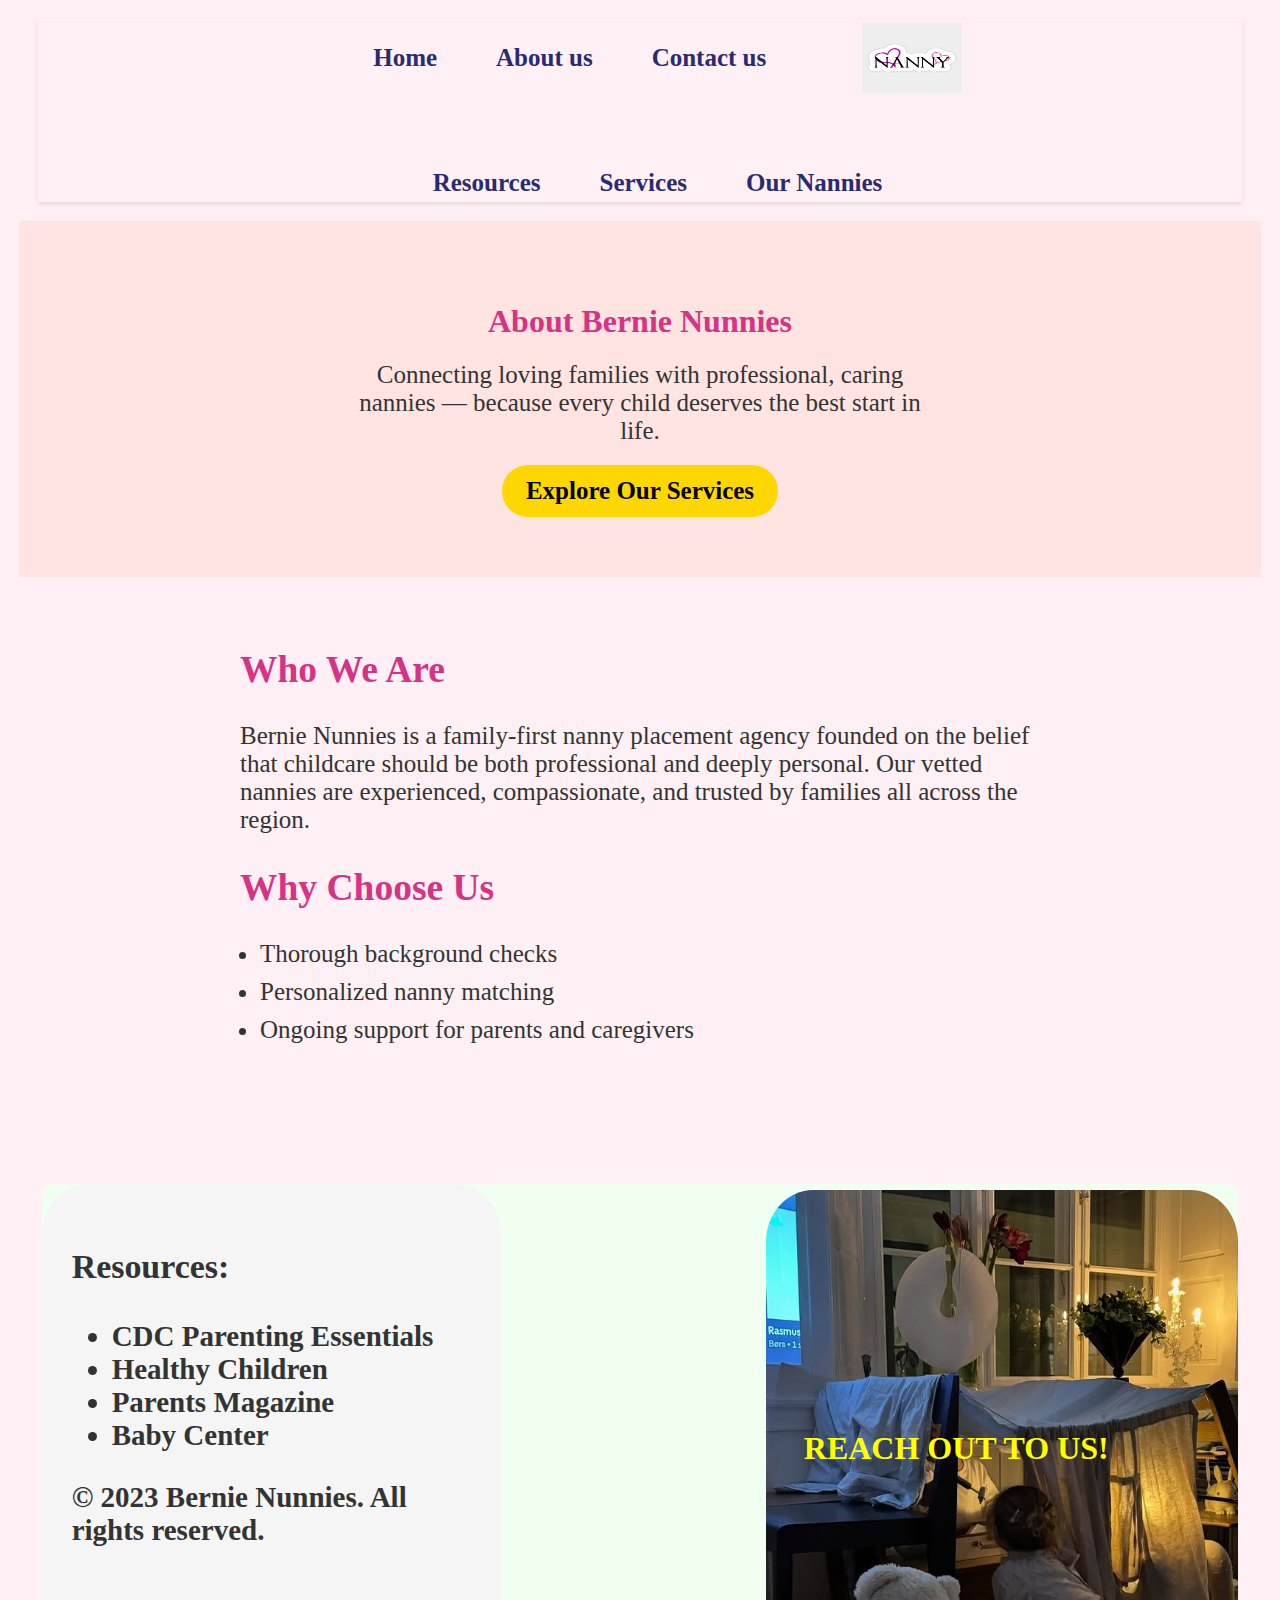
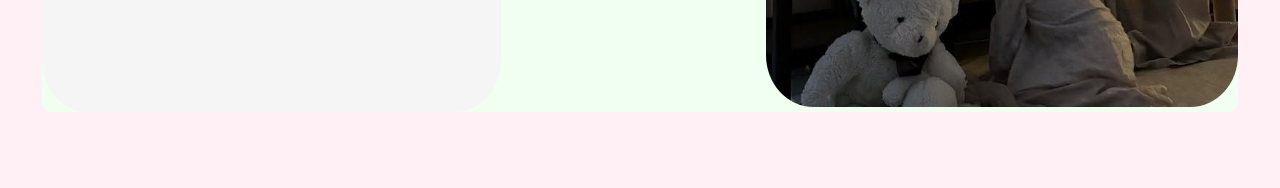
<file: about.html>
<!DOCTYPE html>
<html lang="en">
<head>
    <meta charset="UTF-8">
<meta name="viewport" content="width=device-width, initial-scale=1.0">
    <title>Document</title>
</head>
<link rel="stylesheet" href="css/about.css" type="text/css">
<body>
<header>
   <nav>
    <div class="navbar">
       <button class="nav-toggle" id="navToggle">☰</button>
        <ul class="nav-links left-links">
       <li> <a href="index.html">Home</a></li>
       <li><a href="about.html">About us</a></li>
        <li><a href="contact.html">Contact us</a></li>
        </ul>
        <div class="logo">
            <img src="my images/Nanny Sticker.jpeg" alt="Logo" class="logo">
        </div>
        <ul class="nav-links right-links">
        <li><a href="resources.html">Resources</a></li>
        <li><a href="service.html">Services </a></li>
        <li><a href="Ournanny.html">Our Nannies</a></li>
        </ul>
    </div>
    </nav>
</header>
    <section class="about-hero">
    <div class="hero-content">
      <h1>About Bernie Nunnies</h1>
      <p>Connecting loving families with professional, caring nannies — because every child deserves the best start in life.</p>
      <a href="service.html" class="cta-button">Explore Our Services</a>
    </div>
  </section>

  <section class="about-details">
    <h2>Who We Are</h2>
    <p>Bernie Nunnies is a family-first nanny placement agency founded on the belief that childcare should be both professional and deeply personal. Our vetted nannies are experienced, compassionate, and trusted by families all across the region.</p>

    <h2>Why Choose Us</h2>
    <ul>
      <li>Thorough background checks</li>
      <li>Personalized nanny matching</li>
      <li>Ongoing support for parents and caregivers</li>
    </ul>
  </section>
  <footer>
    <div class="footer2-container">
                <div class="Resources">
                    <h3>Resources:</h3>
                    <ul>
                        <li><a href="https://www.cdc.gov/parents/essentials/index.html">CDC Parenting Essentials</a></li>
                        <li><a href="https://www.healthychildren.org/English/Pages/default.aspx">Healthy Children</a></li>
                        <li><a href="https://www.parents.com/">Parents Magazine</a></li>
                        <li><a href="https://www.babycenter.com/">Baby Center</a></li>
                    </ul>
                    <p>&copy; 2023 Bernie Nunnies. All rights reserved.</p>
                </div>
                 <div class="image4"> REACH OUT TO US! </div>
                </div>
  </footer>   
     <script src="scripts.js"></script>    
</body>
</html>
</file>
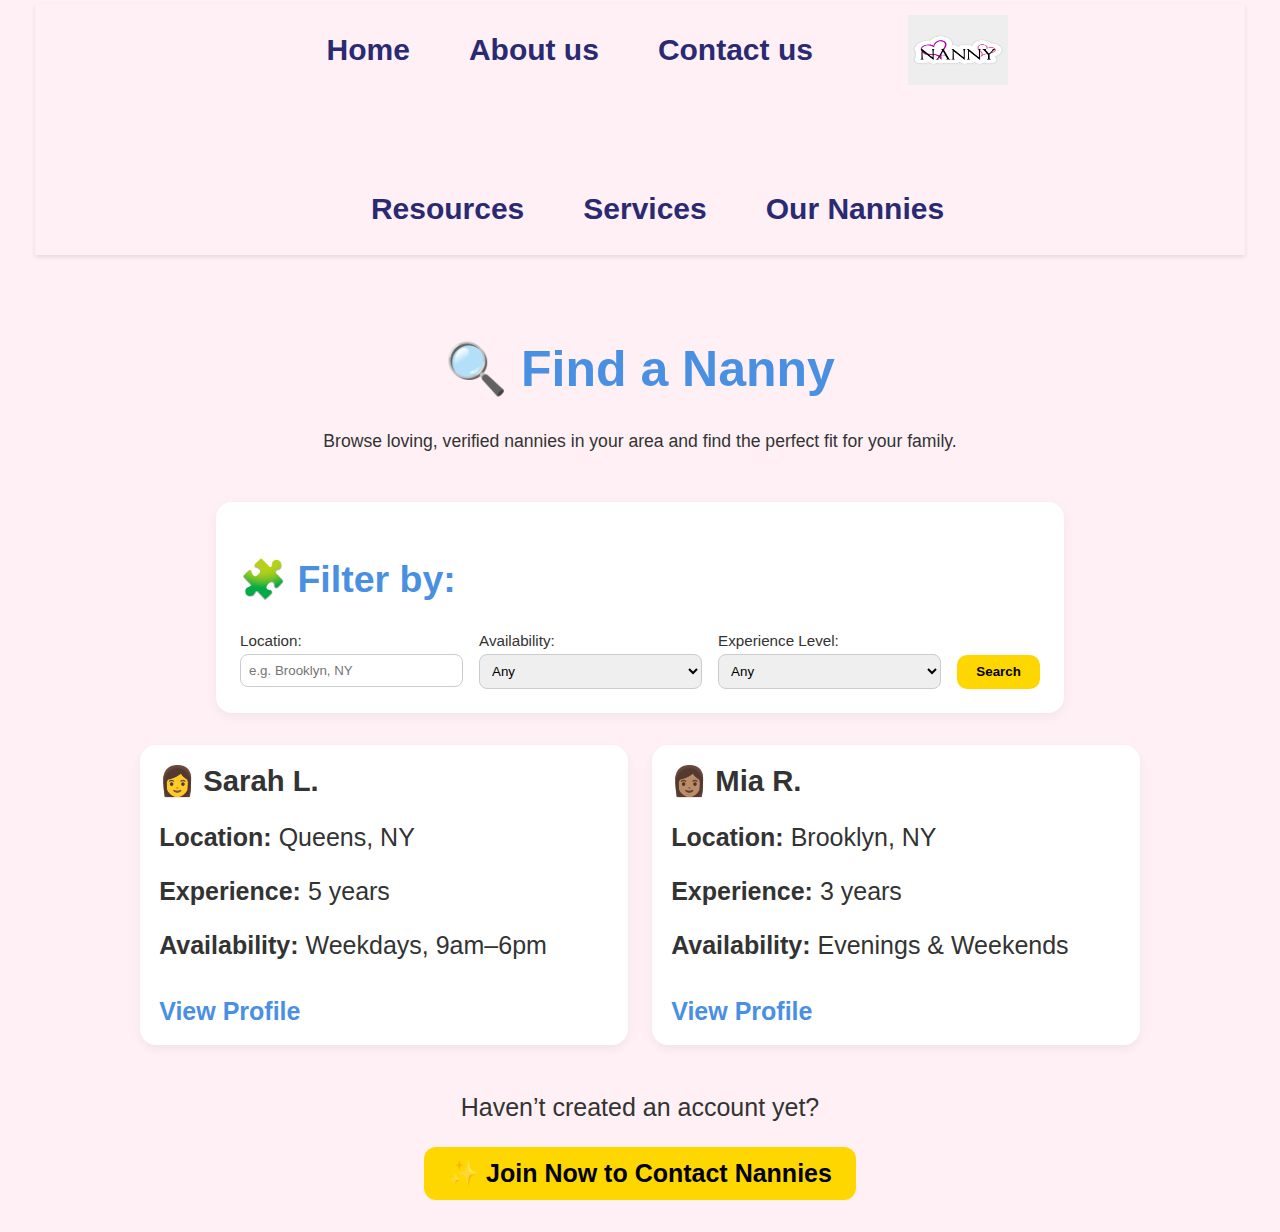
<file: anny.html>
<!DOCTYPE html>
<html lang="en">
<head>
  <meta charset="UTF-8" />
  <meta name="viewport" content="width=device-width, initial-scale=1.0"/>
  <title>Find a Nanny</title>
  <link rel="stylesheet" href="css/anny.css" />
</head>
<nav>
    <div class="navbar">
       <button class="nav-toggle" id="navToggle">☰</button>
        <ul class="nav-links left-links">
       <li> <a href="index.html">Home</a></li>
       <li><a href="about.html">About us</a></li>
        <li><a href="contact.html">Contact us</a></li>
        </ul>
        <div class="logo">
            <img src="my images/Nanny Sticker.jpeg" alt="Logo" class="logo">
        </div>
        <ul class="nav-links right-links">
        <li><a href="resources.html">Resources</a></li>
        <li><a href="service.html">Services </a></li>
        <li><a href="Ournanny.html">Our Nannies</a></li>
        </ul>
    </div>
</nav>
<body>
  <header class="header">
    <h1>🔍 Find a Nanny</h1>
    <p>Browse loving, verified nannies in your area and find the perfect fit for your family.</p>
  </header>

  <section class="filters">
    <h2>🧩 Filter by:</h2>
    <form>
      <label>
        Location:
        <input type="text" placeholder="e.g. Brooklyn, NY" />
      </label>
      <label>
        Availability:
        <select>
          <option value="">Any</option>
          <option value="full-time">Full-Time</option>
          <option value="part-time">Part-Time</option>
          <option value="weekends">Weekends</option>
        </select>
      </label>
      <label>
        Experience Level:
        <select>
          <option value="">Any</option>
          <option value="1">1+ years</option>
          <option value="3">3+ years</option>
          <option value="5">5+ years</option>
        </select>
      </label>
      <button type="submit" class="filter-button">Search</button>
    </form>
  </section>

  <section class="nanny-grid">
    <div class="nanny-card">
      <h3>👩 Sarah L.</h3>
      <p><strong>Location:</strong> Queens, NY</p>
      <p><strong>Experience:</strong> 5 years</p>
      <p><strong>Availability:</strong> Weekdays, 9am–6pm</p>
      <a href="#" class="view-profile">View Profile</a>
    </div>
    <div class="nanny-card">
      <h3>👩🏽 Mia R.</h3>
      <p><strong>Location:</strong> Brooklyn, NY</p>
      <p><strong>Experience:</strong> 3 years</p>
      <p><strong>Availability:</strong> Evenings & Weekends</p>
      <a href="#" class="view-profile">View Profile</a>
    </div>
  </section>

  <section class="cta">
    <p>Haven’t created an account yet?</p>
    <a href="/contact.html" class="cta-button">✨ Join Now to Contact Nannies</a>
  </section>
  <script src="scripts.js"></script>
</body>
</html>
</file>
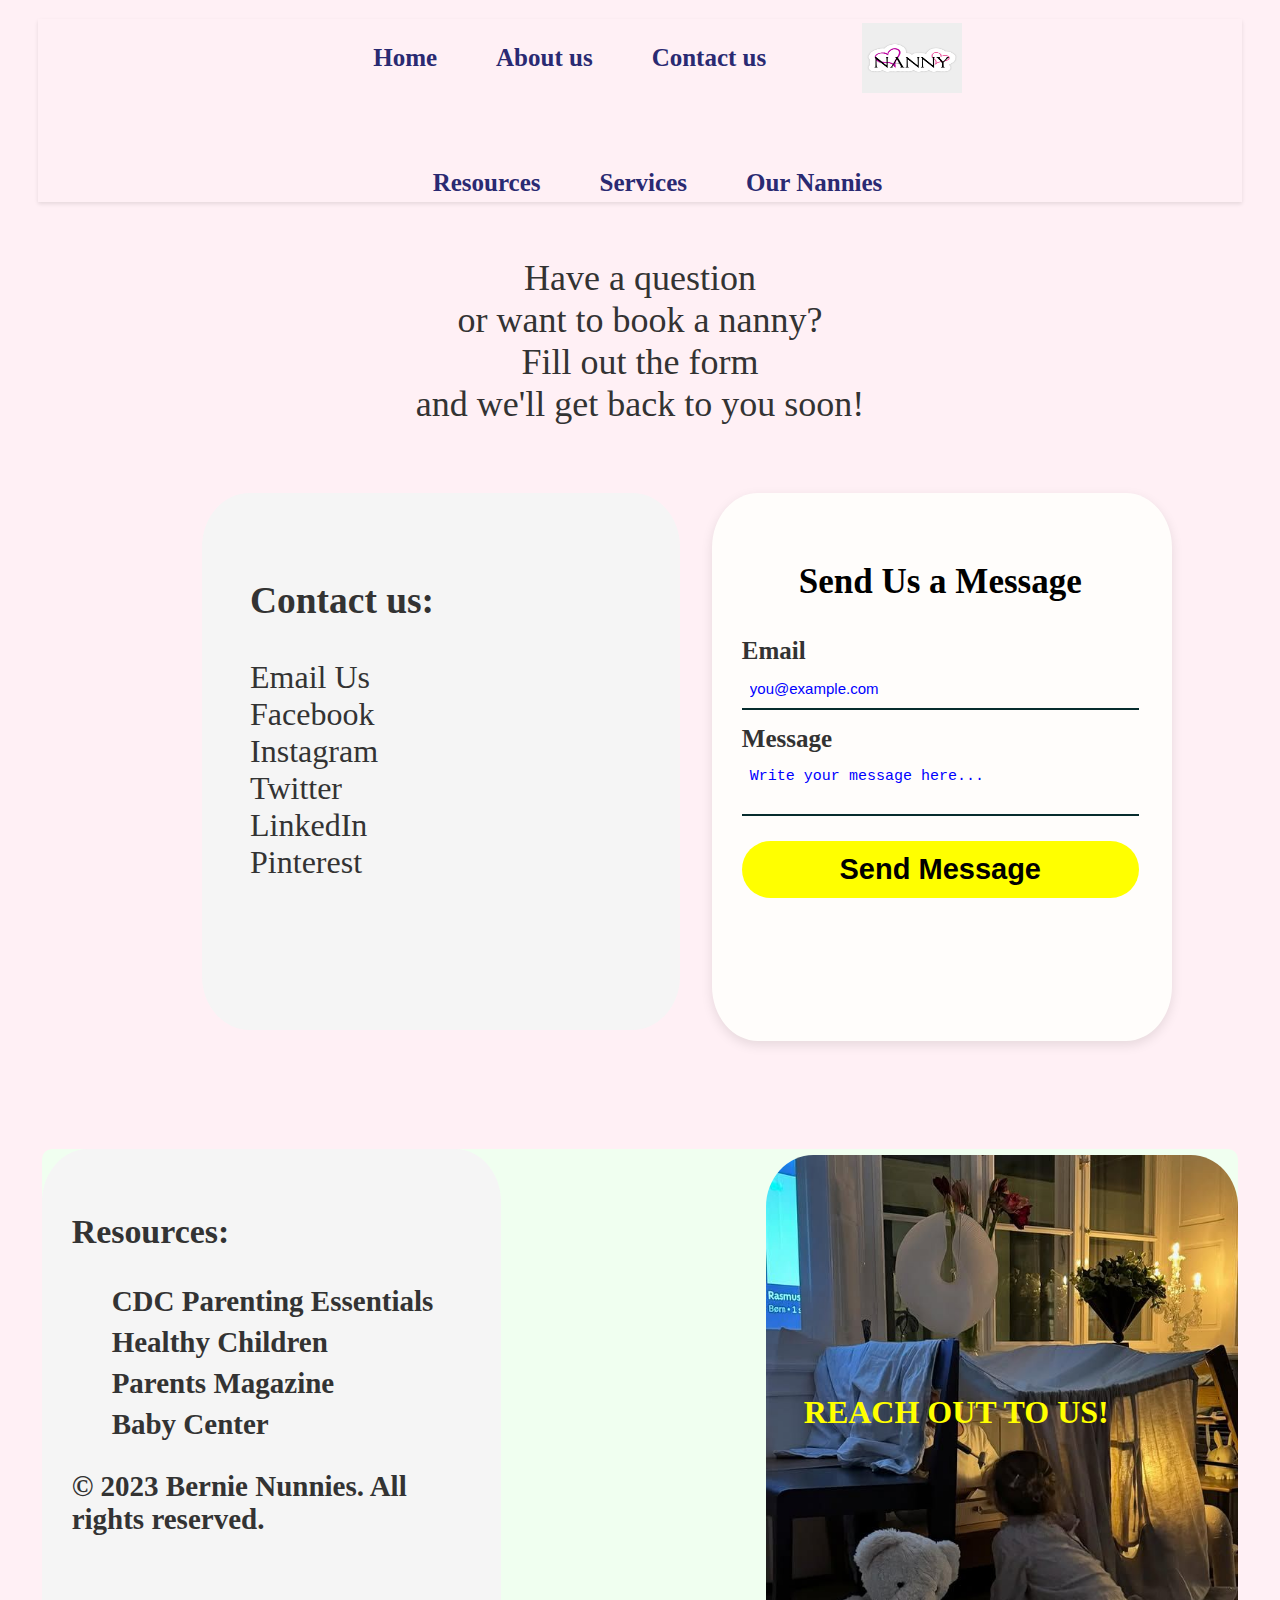
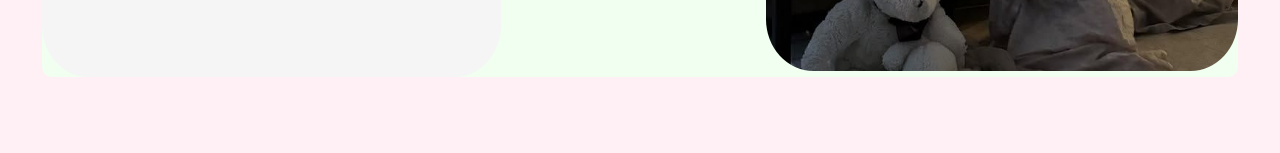
<file: contact.html>
<!DOCTYPE html>
<html lang="en">
<head>
    <meta charset="UTF-8">
    <meta name="viewport" content="width=device-width, initial-scale=1.0">
    <title>Contact</title>
</head>
<link rel="stylesheet" href="css/contact.css" type="text/css">
   <header>
  <body>
    <nav>
    <div class="navbar">
       <button class="nav-toggle" id="navToggle">☰</button>
        <ul class="nav-links left-links">
       <li> <a href="index.html">Home</a></li>
       <li><a href="about.html">About us</a></li>
        <li><a href="contact.html">Contact us</a></li>
        </ul>
        <div class="logo">
            <img src="my images/Nanny Sticker.jpeg" alt="Logo" class="logo">
        </div>
        <ul class="nav-links right-links">
        <li><a href="resources.html">Resources</a></li>
        <li><a href="service.html">Services </a></li>
        <li><a href="Ournanny.html">Our Nannies</a></li>
        </ul>
    </div>
    </nav>
</header>
    <section class="contact-info">
      <div class="contact2">
      <p>Have a question<br> or want to book a nanny?<br> Fill out the form <br>and we'll get back to you soon!</p></div>
<div class="footer-container">
                    <div class="contact">
                   <h3>Contact us:</h3>
                    <a href="mailto:bernie6ce@gmail.com">Email Us</a><br>
                    <a href="https://www.facebook.com/bernie.nunnies">Facebook</a><br>
                    <a href="https://www.instagram.com/bernie.nunnies">Instagram</a><br>
                    <a href="https://www.twitter.com/bernie.nunnies">Twitter</a><br>
                    <a href="https://www.linkedin.com/in/bernie.nunnies">LinkedIn</a><br>
                    <a href="https://www.pinterest.com/bernie.nunnies">Pinterest</a><br>
                    </div>                                   

                     <section class="contact-section">
                         <h2>Send Us a Message</h2>
                        <form class="contact-form" id="contactForm">
                          <label for="email">Email</label>
                          <input type="email" id="email" placeholder="you@example.com" required />
                          <label for="message">Message</label>
                          <textarea id="message" placeholder="Write your message here..." required></textarea>
                          <button type="submit">Send Message</button>
                        <p id="successMessage" class="hidden">✅ Your message has been submitted!</p>
                         </form>
                        </section>
                </div>
 <footer>
    <div class="footer2-container">
                <div class="Resources">
                    <h3>Resources:</h3>
                    <ul>
                        <li><a href="https://www.cdc.gov/parents/essentials/index.html">CDC Parenting Essentials</a></li>
                        <li><a href="https://www.healthychildren.org/English/Pages/default.aspx">Healthy Children</a></li>
                        <li><a href="https://www.parents.com/">Parents Magazine</a></li>
                        <li><a href="https://www.babycenter.com/">Baby Center</a></li>
                    </ul>
                    <p>&copy; 2023 Bernie Nunnies. All rights reserved.</p>
                </div>
                 <div class="image4"> REACH OUT TO US! </div>
                </div>
</footer>
  <script src="scripts.js"></script>
</body>
</html>
</file>
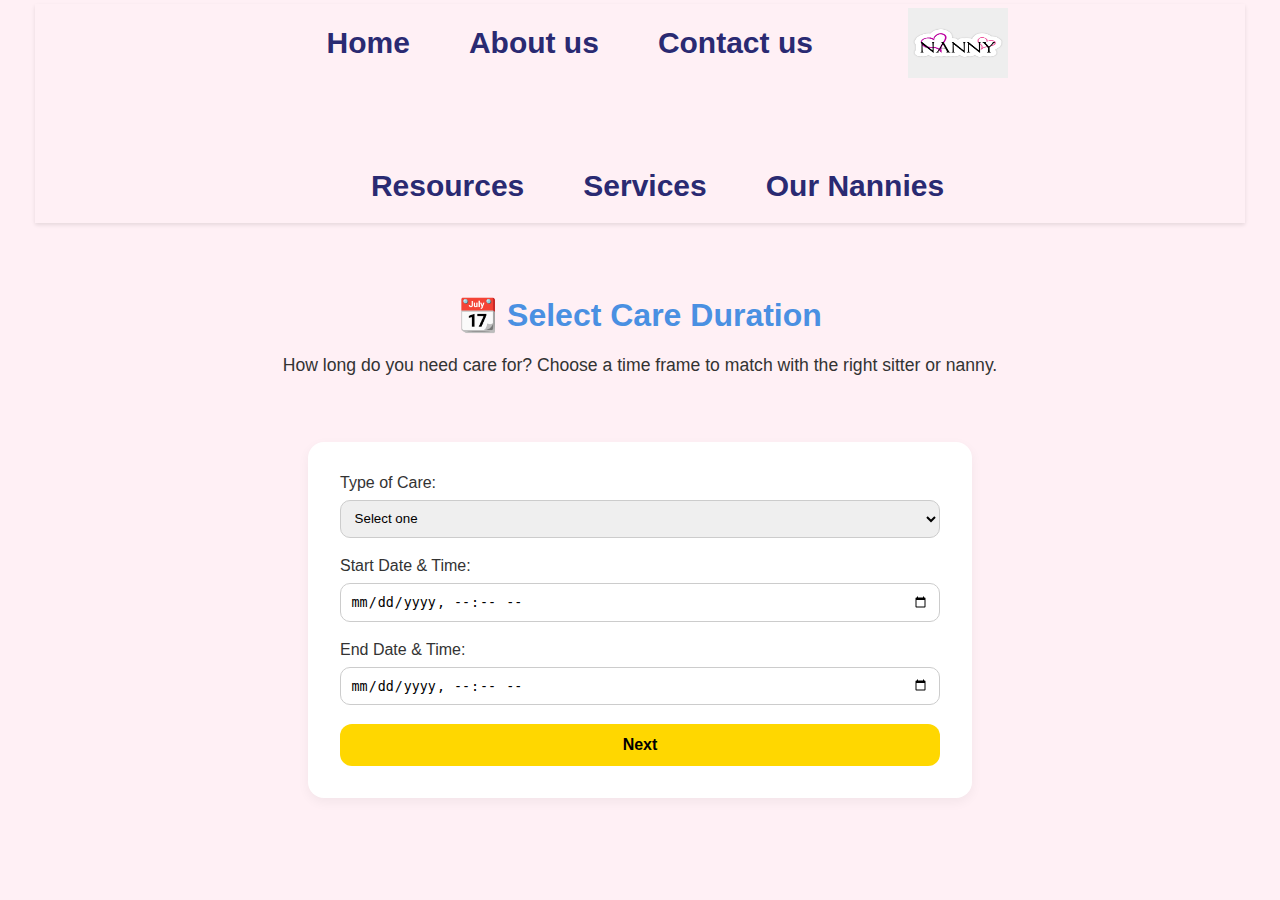
<file: duration.html>
<!DOCTYPE html>
<html lang="en">
<head>
  <meta charset="UTF-8" />
  <meta name="viewport" content="width=device-width, initial-scale=1.0"/>
  <title>Select Care Duration</title>
  <link rel="stylesheet" href="css/duration.css" />
</head>
<nav>
    <div class="navbar">
       <button class="nav-toggle" id="navToggle">☰</button>
        <ul class="nav-links left-links">
       <li> <a href="index.html">Home</a></li>
       <li><a href="about.html">About us</a></li>
        <li><a href="contact.html">Contact us</a></li>
        </ul>
        <div class="logo">
            <img src="my images/Nanny Sticker.jpeg" alt="Logo" class="logo">
        </div>
        <ul class="nav-links right-links">
        <li><a href="resources.html">Resources</a></li>
        <li><a href="service.html">Services </a></li>
        <li><a href="Ournanny.html">Our Nannies</a></li>
        </ul>
    </div>
</nav>
<body>
  <header class="header">
    <h1>📆 Select Care Duration</h1>
    <p>How long do you need care for? Choose a time frame to match with the right sitter or nanny.</p>
  </header>

  <section class="duration-form">
    <form>
      <label>
        Type of Care:
        <select required>
          <option value="">Select one</option>
          <option value="hourly">Hourly</option>
          <option value="half-day">Half Day</option>
          <option value="full-day">Full Day</option>
          <option value="overnight">Overnight</option>
          <option value="recurring">Recurring (Weekly/Monthly)</option>
        </select>
      </label>

      <label>
        Start Date & Time:
        <input type="datetime-local" required />
      </label>

      <label>
        End Date & Time:
        <input type="datetime-local" required />
      </label>

      <button type="submit" class="submit-button">Next</button>
    </form>
  </section>
  <script src="scripts.js"></script>
</body>
</html>
</file>
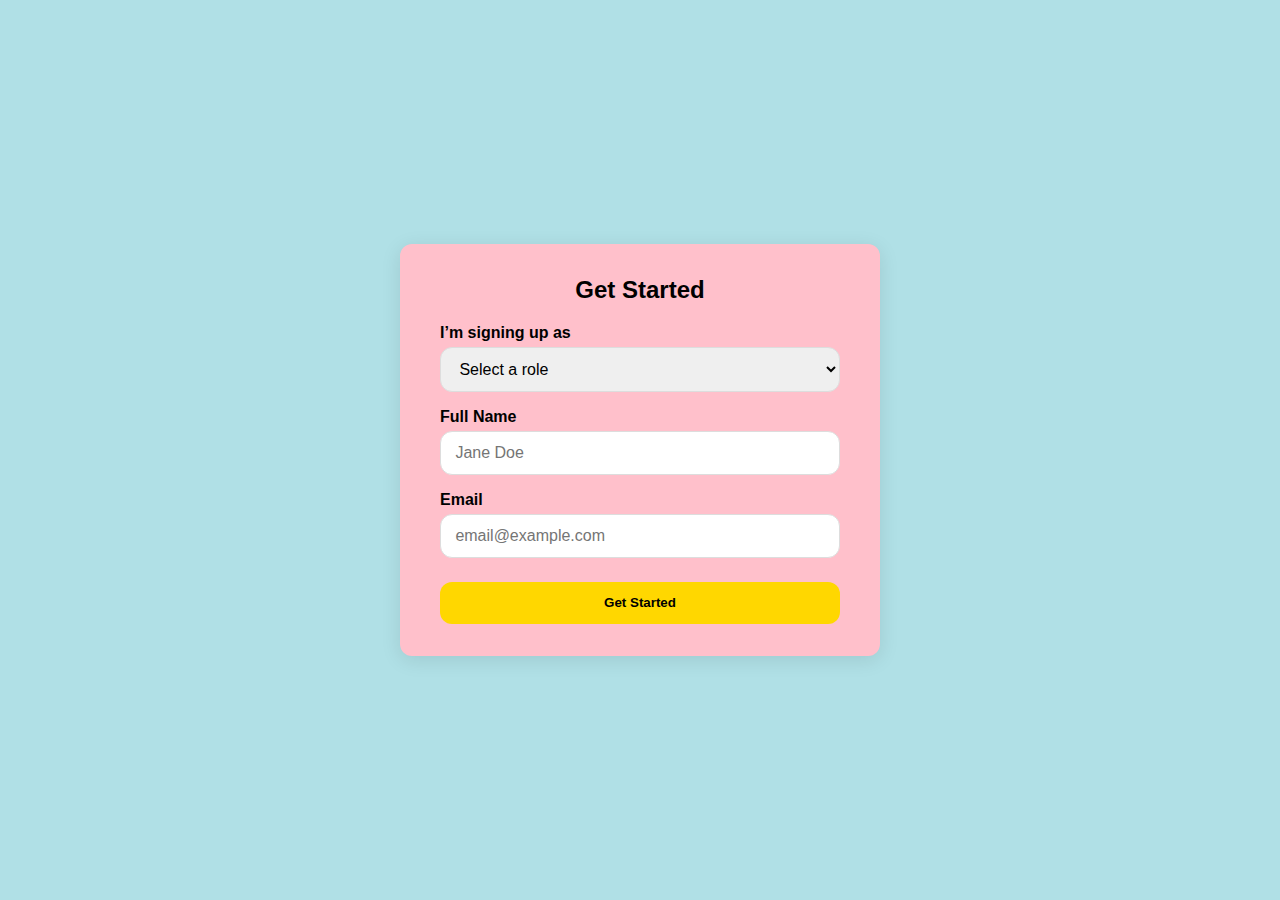
<file: form.html>
<!DOCTYPE html>
<html lang="en">
<head>
  <meta charset="UTF-8" />
  <meta name="viewport" content="width=device-width, initial-scale=1.0" />
  <title>Nanny Service | Get Started</title>
  <link rel="stylesheet" href="css/form.css" />
</head>

<body>
  <div class="container">
    
    <form id="get-started-form">
      <h2 class="title">Get Started</h2>

      <label for="role">I’m signing up as</label>
      <select id="role" name="role" required>
        <option value="" disabled selected>Select a role</option>
        <option value="parent">Parent</option>
        <option value="nanny">Nanny</option>
        <option value="sitter">Sitter</option>
      </select>

      <label for="name">Full Name</label>
      <input type="text" id="name" name="name" placeholder="Jane Doe" required />

      <label for="email">Email</label>
      <input type="email" id="email" name="email" placeholder="email@example.com" required />

      <button type="submit" class="cta-btn">Get Started</button>
    </form>

    
    <div id="thank-you" class="thanks hidden" aria-live="polite">
      <h3>Thank you for submitting the form!</h3>
    </div>
  </div>

  
  <script>
  const form     = document.getElementById('get-started-form');
  const thankYou = document.getElementById('thank-you');
  const roleSel  = document.getElementById('role');

  
  function redirectAfterThankYou() {
       let target = '/';

    const chosenRole = roleSel.value;
    if (chosenRole) {
      const attrName = `data-home-${chosenRole}`;
      target = roleSel.getAttribute(attrName) || target;
    }
    setTimeout(() => {
      window.location.href = target;
    }, 2500);
  }

  form.addEventListener('submit', (e) => {
    e.preventDefault();          
    form.reset();                
   form.classList.add('hidden'); 
        thankYou.classList.remove('hidden');
    redirectAfterThankYou();      
  });
</script>
</body>
</html>
</file>
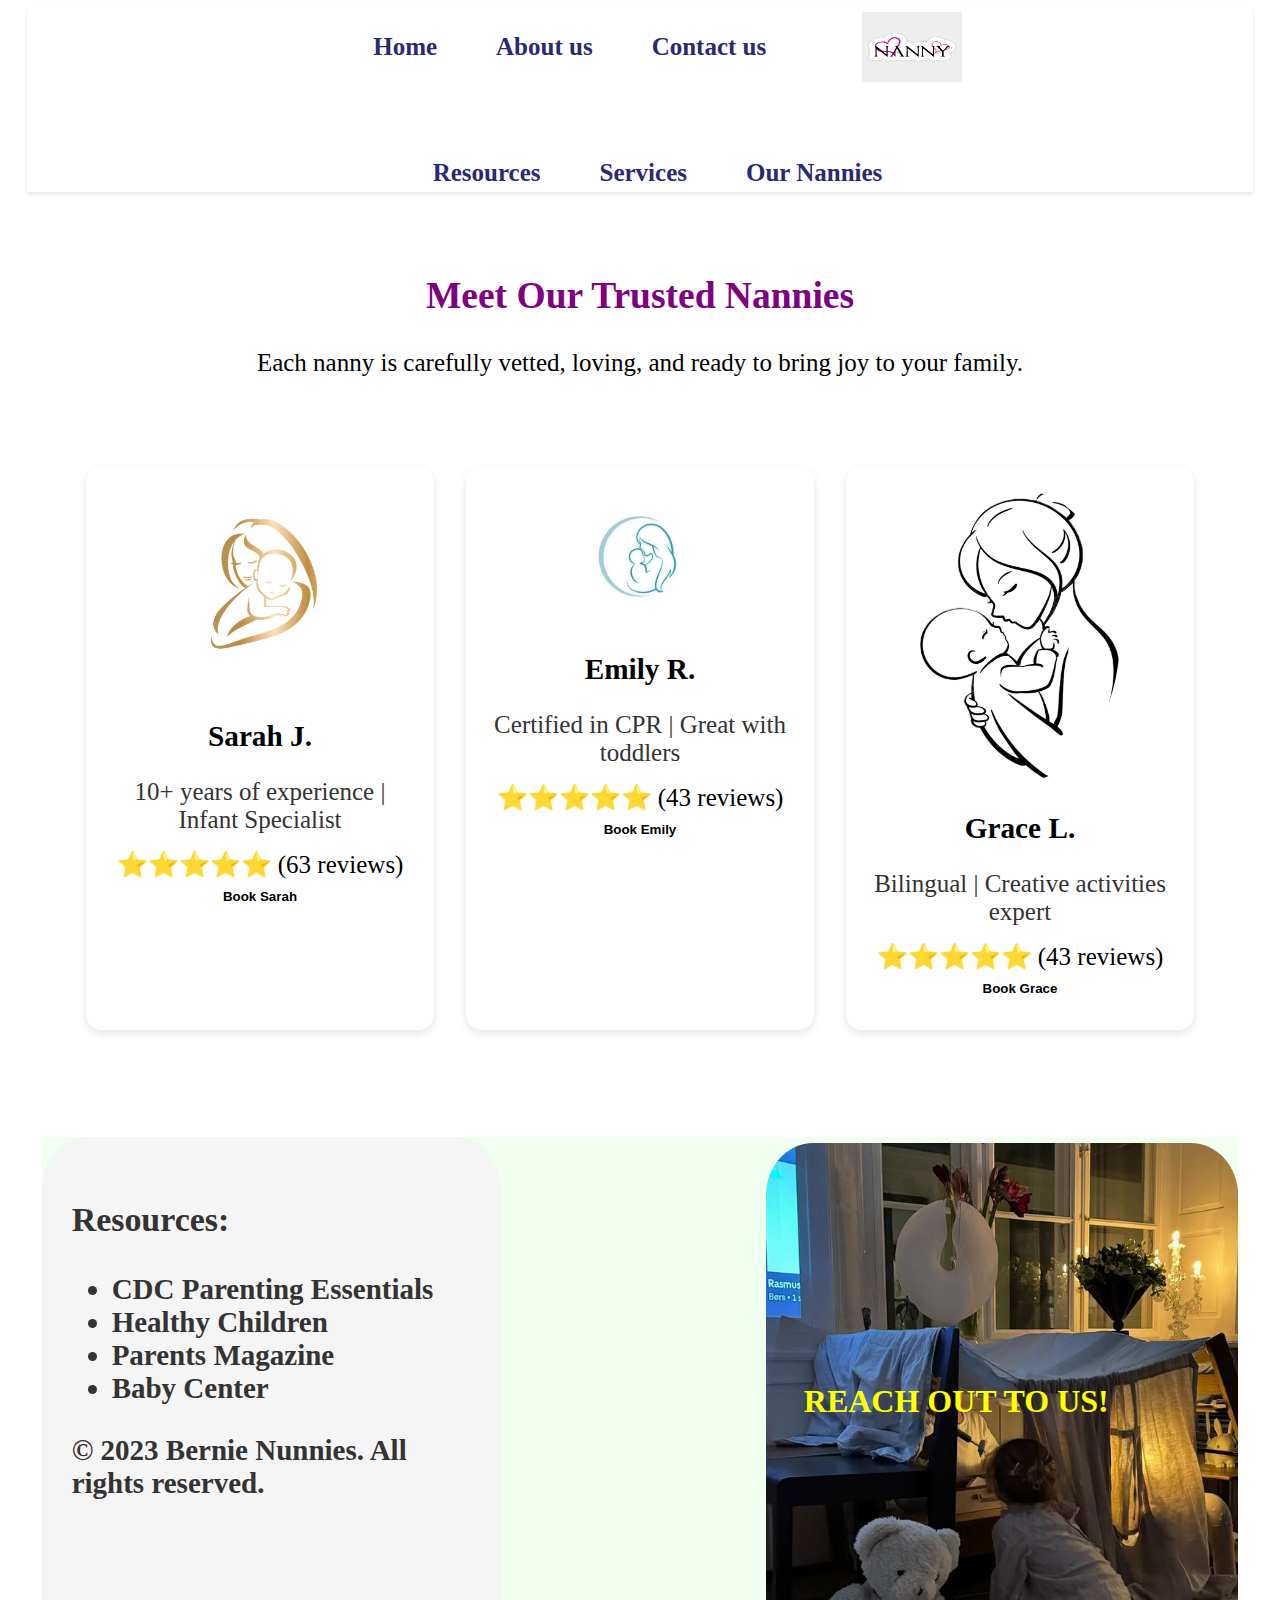
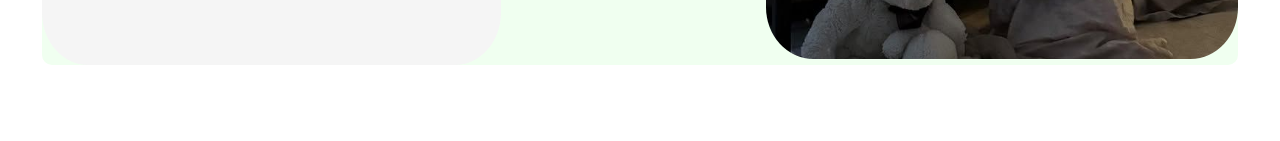
<file: Ournanny.html>
<!DOCTYPE html>
<html lang="en">
<head>
  <meta charset="UTF-8" />
  <meta name="viewport" content="width=device-width, initial-scale=1.0"/>
  <title>Our Nannies | BernieNunnies</title>
  <link rel="stylesheet" href="css/Ournanny.css" type="text/css" />
</head>
<body>
  <header class="header">
    <nav>
     <div class="navbar">
       <button class="nav-toggle" id="navToggle">☰</button>
        <ul class="nav-links left-links">
       <li> <a href="index.html">Home</a></li>
       <li><a href="about.html">About us</a></li>
        <li><a href="contact.html">Contact us</a></li>
        </ul>
        <div class="logo">
            <img src="my images/Nanny Sticker.jpeg" alt="Logo" class="logo">
        </div>
        <ul class="nav-links right-links">
        <li><a href="resources.html">Resources</a></li>
        <li><a href="service.html">Services </a></li>
        <li><a href="Ournanny.html">Our Nannies</a></li>
        </ul>
    </div>
    </nav>
  </header>

  <main class="nannies-page">
    <section class="intro">
      <h2>Meet Our Trusted Nannies</h2>
      <p>Each nanny is carefully vetted, loving, and ready to bring joy to your family.</p>
    </section>

    <section class="nanny-grid">
      <div class="nanny-card">
        <img src="my images/5ef8a59d-d58e-4f5b-ba38-419c4d3c7af8.jpeg" alt="Nanny Sarah">
        <h3>Sarah J.</h3>
        <p>10+ years of experience | Infant Specialist</p>
        <div class="rating">
    ⭐️⭐️⭐️⭐️⭐️ <span class="rating-count">(63 reviews)</span>
  </div>
        <button>Book Sarah</button>
      </div>

      <div class="nanny-card">
        <img src="my images/8c9e679f-0acd-4ed2-b69e-0669e4a9d799.jpeg" alt="Nanny Emily">
        <h3>Emily R.</h3>
        <p>Certified in CPR | Great with toddlers</p>
        <div class="rating">
    ⭐️⭐️⭐️⭐️⭐️ <span class="rating-count">(43 reviews)</span>
  </div>
        <button>Book Emily</button>
      </div>

      <div class="nanny-card">
        <img src="my images/Mothers Day Logo Abstract Line Drawing Mom Holding Little Baby, Wing Drawing, Mother Clipart, Mother S Day PNG Transparent Clipart Image and PSD File for Free Download.jpeg" alt="Nanny Grace">
        <h3>Grace L.</h3>
        <p>Bilingual | Creative activities expert</p>
        <div class="rating">
    ⭐️⭐️⭐️⭐️⭐️ <span class="rating-count">(43 reviews)</span>
  </div>
        <button>Book Grace</button>
      </div>
    </section>
  </main>
 <div class="footer2-container">
                <div class="Resources">
                    <h3>Resources:</h3>
                    <ul>
                        <li><a href="https://www.cdc.gov/parents/essentials/index.html">CDC Parenting Essentials</a></li>
                        <li><a href="https://www.healthychildren.org/English/Pages/default.aspx">Healthy Children</a></li>
                        <li><a href="https://www.parents.com/">Parents Magazine</a></li>
                        <li><a href="https://www.babycenter.com/">Baby Center</a></li>
                    </ul>
                    <p>&copy; 2023 Bernie Nunnies. All rights reserved.</p>
                </div>
                 <div class="image4"> REACH OUT TO US! </div>
                </div>
  </footer>   
    <script src="scripts.js"></script>
</body>
</html>
</file>
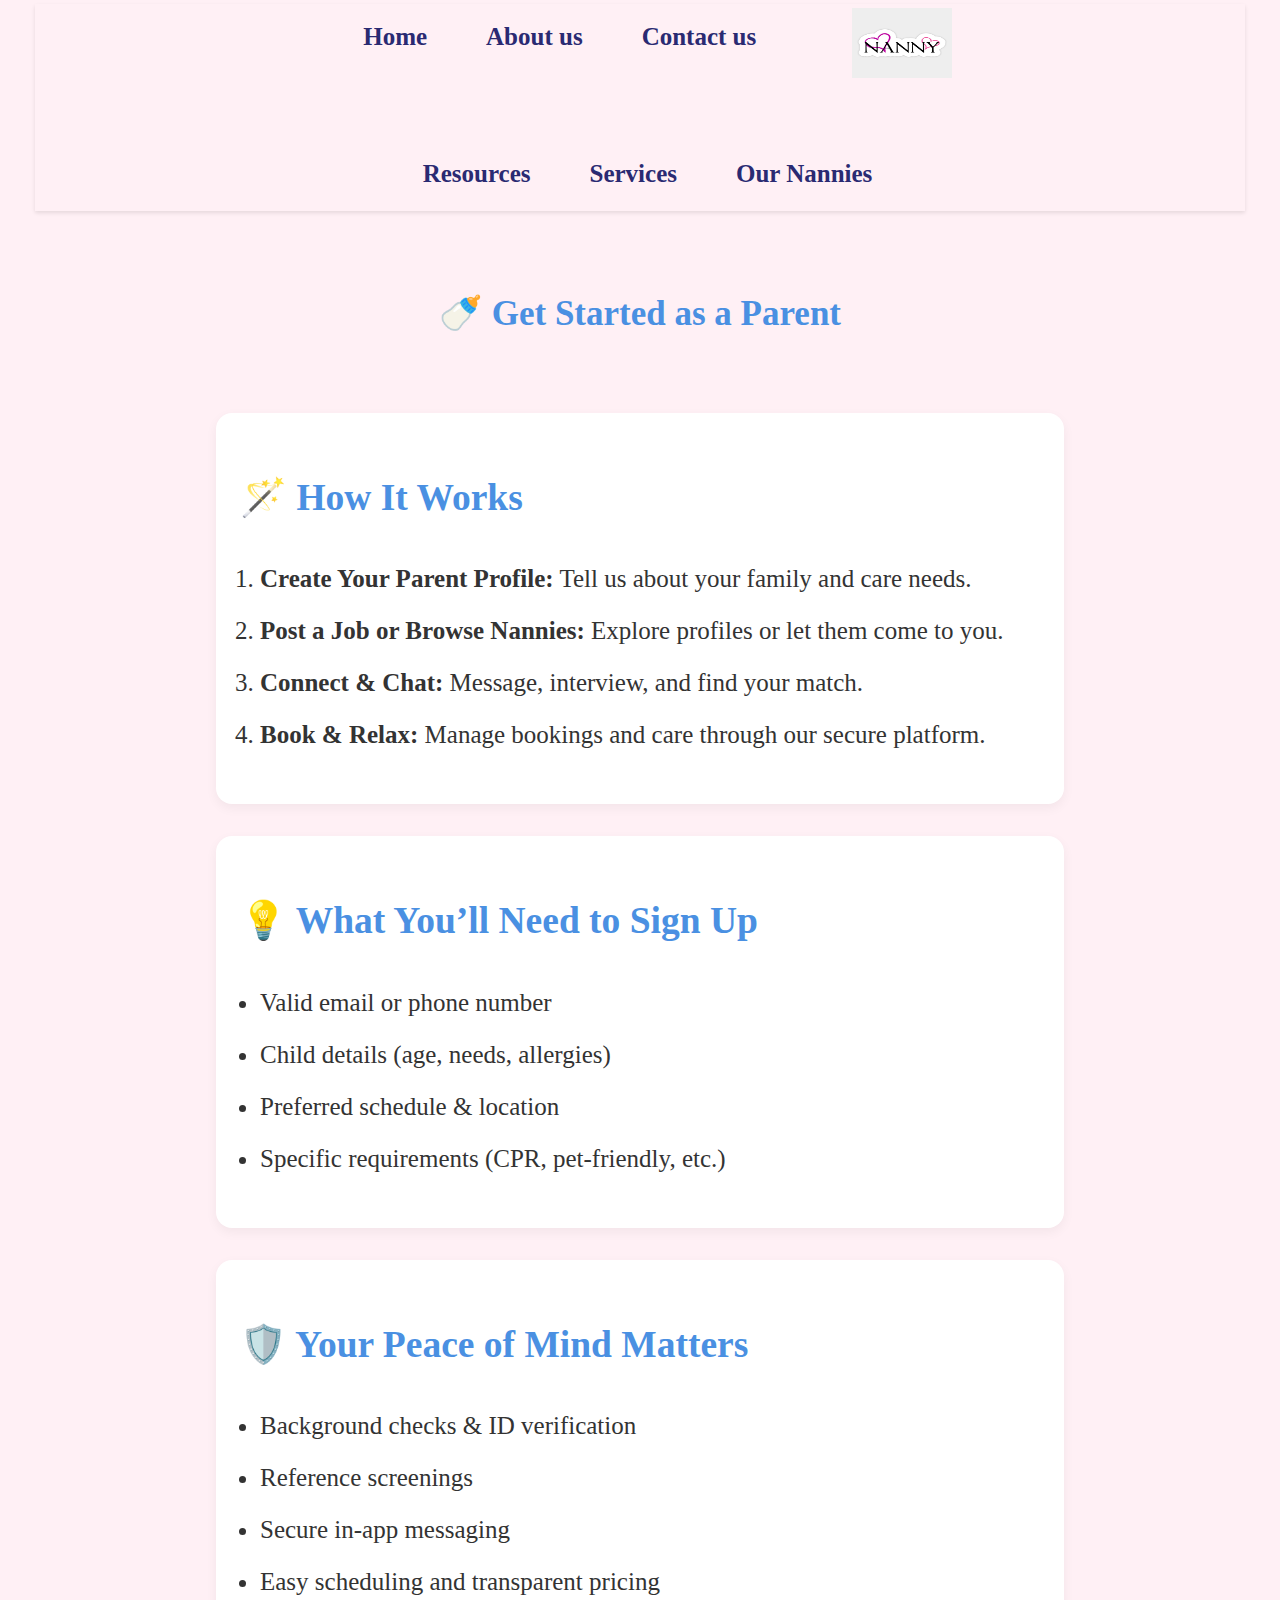
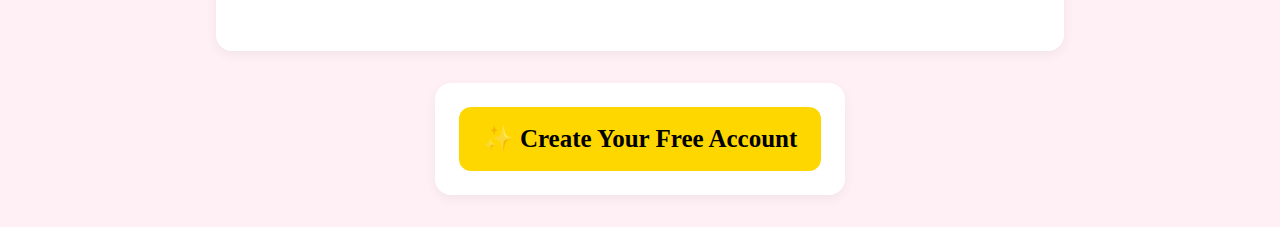
<file: parent.html>
<!DOCTYPE html>
<html lang="en">
<head>
  <meta charset="UTF-8" />
  <meta name="viewport" content="width=device-width, initial-scale=1.0"/>
  <title>Get Started as a Parent</title>
  <link rel="stylesheet" href="css/parent.css" type="text/css"/>
</head>
 <nav>
    <div class="navbar">
       <button class="nav-toggle" id="navToggle">☰</button>
        <ul class="nav-links left-links">
       <li> <a href="index.html">Home</a></li>
       <li><a href="about.html">About us</a></li>
        <li><a href="contact.html">Contact us</a></li>
        </ul>
        <div class="logo">
            <img src="my images/Nanny Sticker.jpeg" alt="Logo" class="logo">
        </div>
        <ul class="nav-links right-links">
        <li><a href="resources.html">Resources</a></li>
        <li><a href="service.html">Services </a></li>
        <li><a href="Ournanny.html">Our Nannies</a></li>
        </ul>
    </div>
    </nav>
<body>
  <header class="header">
    <h1>🍼 Get Started as a Parent</h1>
  </header>

  <section class="how-it-works">
    <h2>🪄 How It Works</h2>
    <ol>
      <li><strong>Create Your Parent Profile:</strong> Tell us about your family and care needs.</li>
      <li><strong>Post a Job or Browse Nannies:</strong> Explore profiles or let them come to you.</li>
      <li><strong>Connect & Chat:</strong> Message, interview, and find your match.</li>
      <li><strong>Book & Relax:</strong> Manage bookings and care through our secure platform.</li>
    </ol>
  </section>

  <section class="requirements">
    <h2>💡 What You’ll Need to Sign Up</h2>
    <ul>
      <li>Valid email or phone number</li>
      <li>Child details (age, needs, allergies)</li>
      <li>Preferred schedule & location</li>
      <li>Specific requirements (CPR, pet-friendly, etc.)</li>
    </ul>
  </section>

  <section class="peace-of-mind">
    <h2>🛡️ Your Peace of Mind Matters</h2>
    <ul>
      <li>Background checks & ID verification</li>
      <li>Reference screenings</li>
      <li>Secure in-app messaging</li>
      <li>Easy scheduling and transparent pricing</li>
    </ul>
  </section>

  <section class="cta">
    <a href="form.html" class="cta-button">✨ Create Your Free Account</a>
  </section>
</body>
<script src="scripts.js"></script>
</html>
</file>
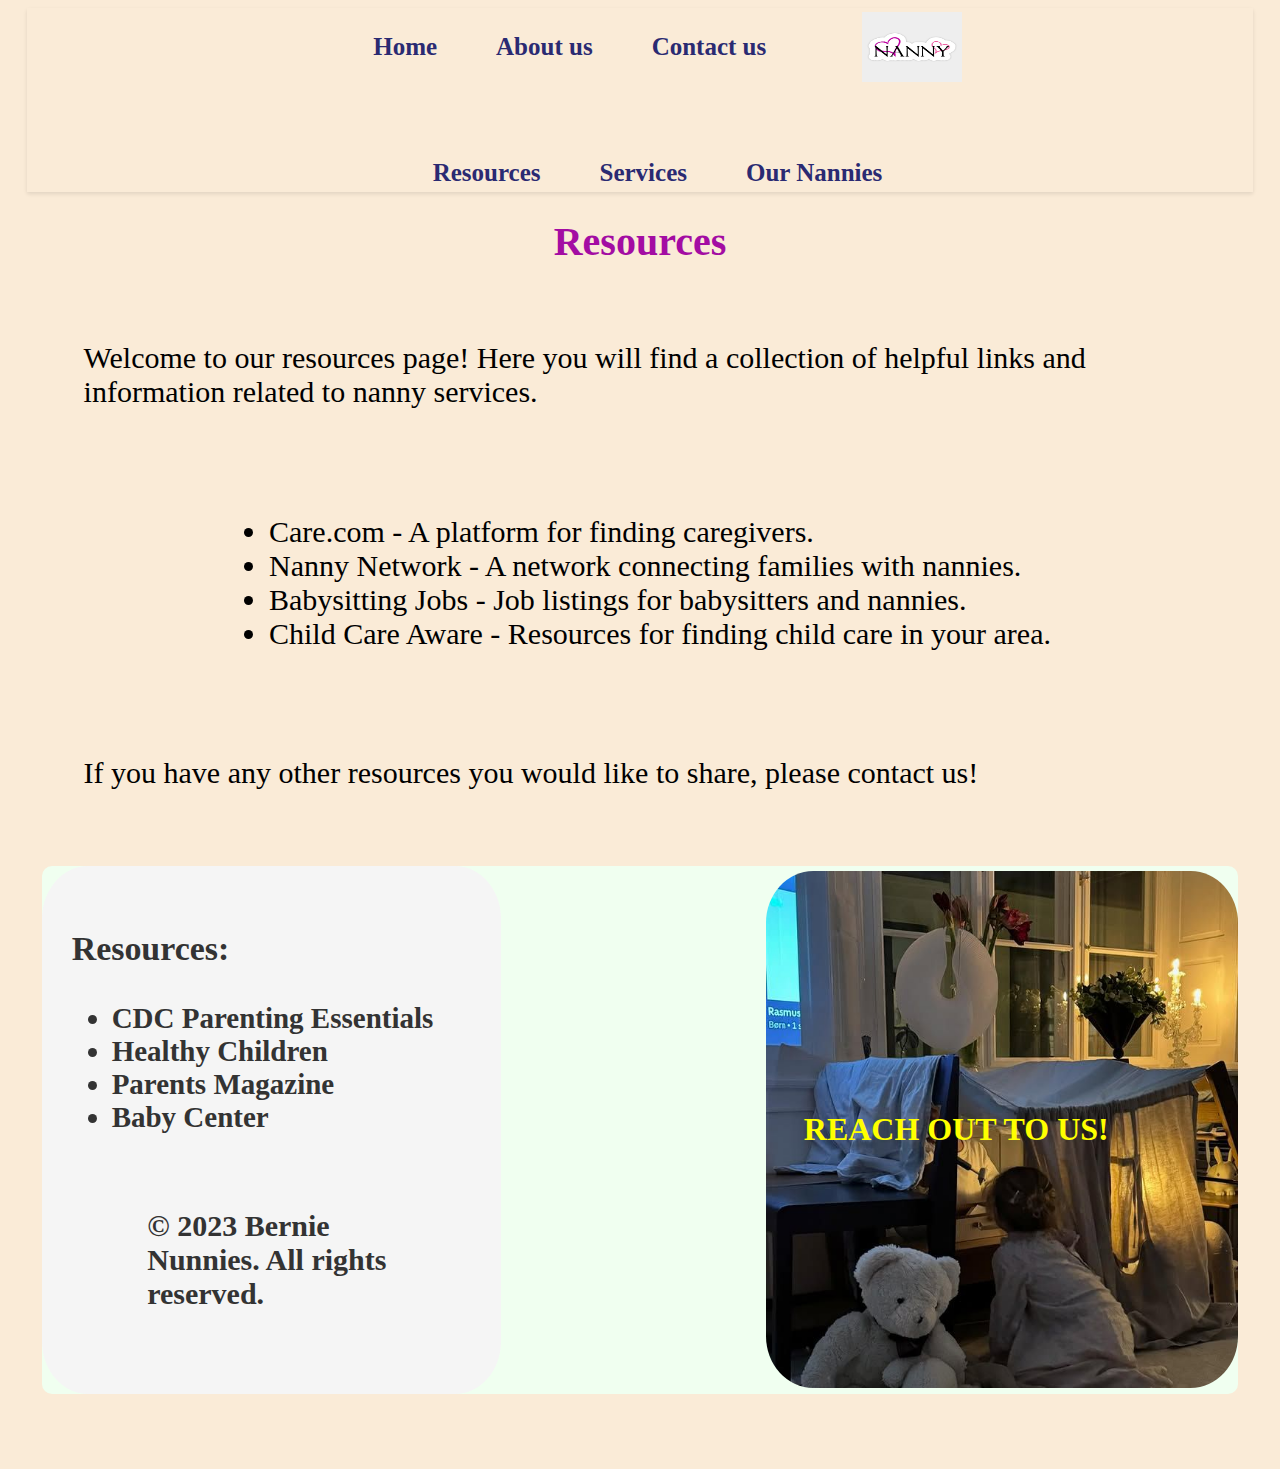
<file: resources.html>
<!DOCTYPE html>
<html lang="en">
<head>
    <meta charset="UTF-8">
    <meta name="viewport" content="width=device-width, initial-scale=1.0">
    <title>Resources</title>
</head>
<link rel="stylesheet" href="css/resources.css" type="text/css">
    <body>
<header>
   <nav>
    <div class="navbar">
       <button class="nav-toggle" id="navToggle">☰</button>
        <ul class="nav-links left-links">
       <li> <a href="index.html">Home</a></li>
       <li><a href="about.html">About us</a></li>
        <li><a href="contact.html">Contact us</a></li>
        </ul>
        <div class="logo">
            <img src="my images/Nanny Sticker.jpeg" alt="Logo" class="logo">
        </div>
        <ul class="nav-links right-links">
        <li><a href="resources.html">Resources</a></li>
        <li><a href="service.html">Services </a></li>
        <li><a href="Ournanny.html">Our Nannies</a></li>
        </ul>
    </div>
    </nav>
</header>
        <h1>Resources</h1>
        <p>Welcome to our resources page! Here you will find a collection of helpful links and information related to nanny services.</p>
        <div class= "resources"><ul>
            <li><a href="https://www.care.com">Care.com</a> - A platform for finding caregivers.</li>
            <li><a href="https://www.nannynetwork.com">Nanny Network</a> - A network connecting families with nannies.</li>
            <li><a href="https://www.babysittingjobs.com">Babysitting Jobs</a> - Job listings for babysitters and nannies.</li>
            <li><a href="https://www.childcareaware.org">Child Care Aware</a> - Resources for finding child care in your area.</li>
        </ul>
        </div>
        <p>If you have any other resources you would like to share, please contact us!          
        </p>
        <div class="footer2-container">
                <div class="Resources">
                    <h3>Resources:</h3>
                    <ul>
                        <li><a href="https://www.cdc.gov/parents/essentials/index.html">CDC Parenting Essentials</a></li>
                        <li><a href="https://www.healthychildren.org/English/Pages/default.aspx">Healthy Children</a></li>
                        <li><a href="https://www.parents.com/">Parents Magazine</a></li>
                        <li><a href="https://www.babycenter.com/">Baby Center</a></li>
                    </ul>
                    <p>&copy; 2023 Bernie Nunnies. All rights reserved.</p>
                </div>
                 <div class="image4"> REACH OUT TO US! </div>
                </div>
  </footer>   
        <script src="scripts.js"></script>
</body>
</html>
</file>
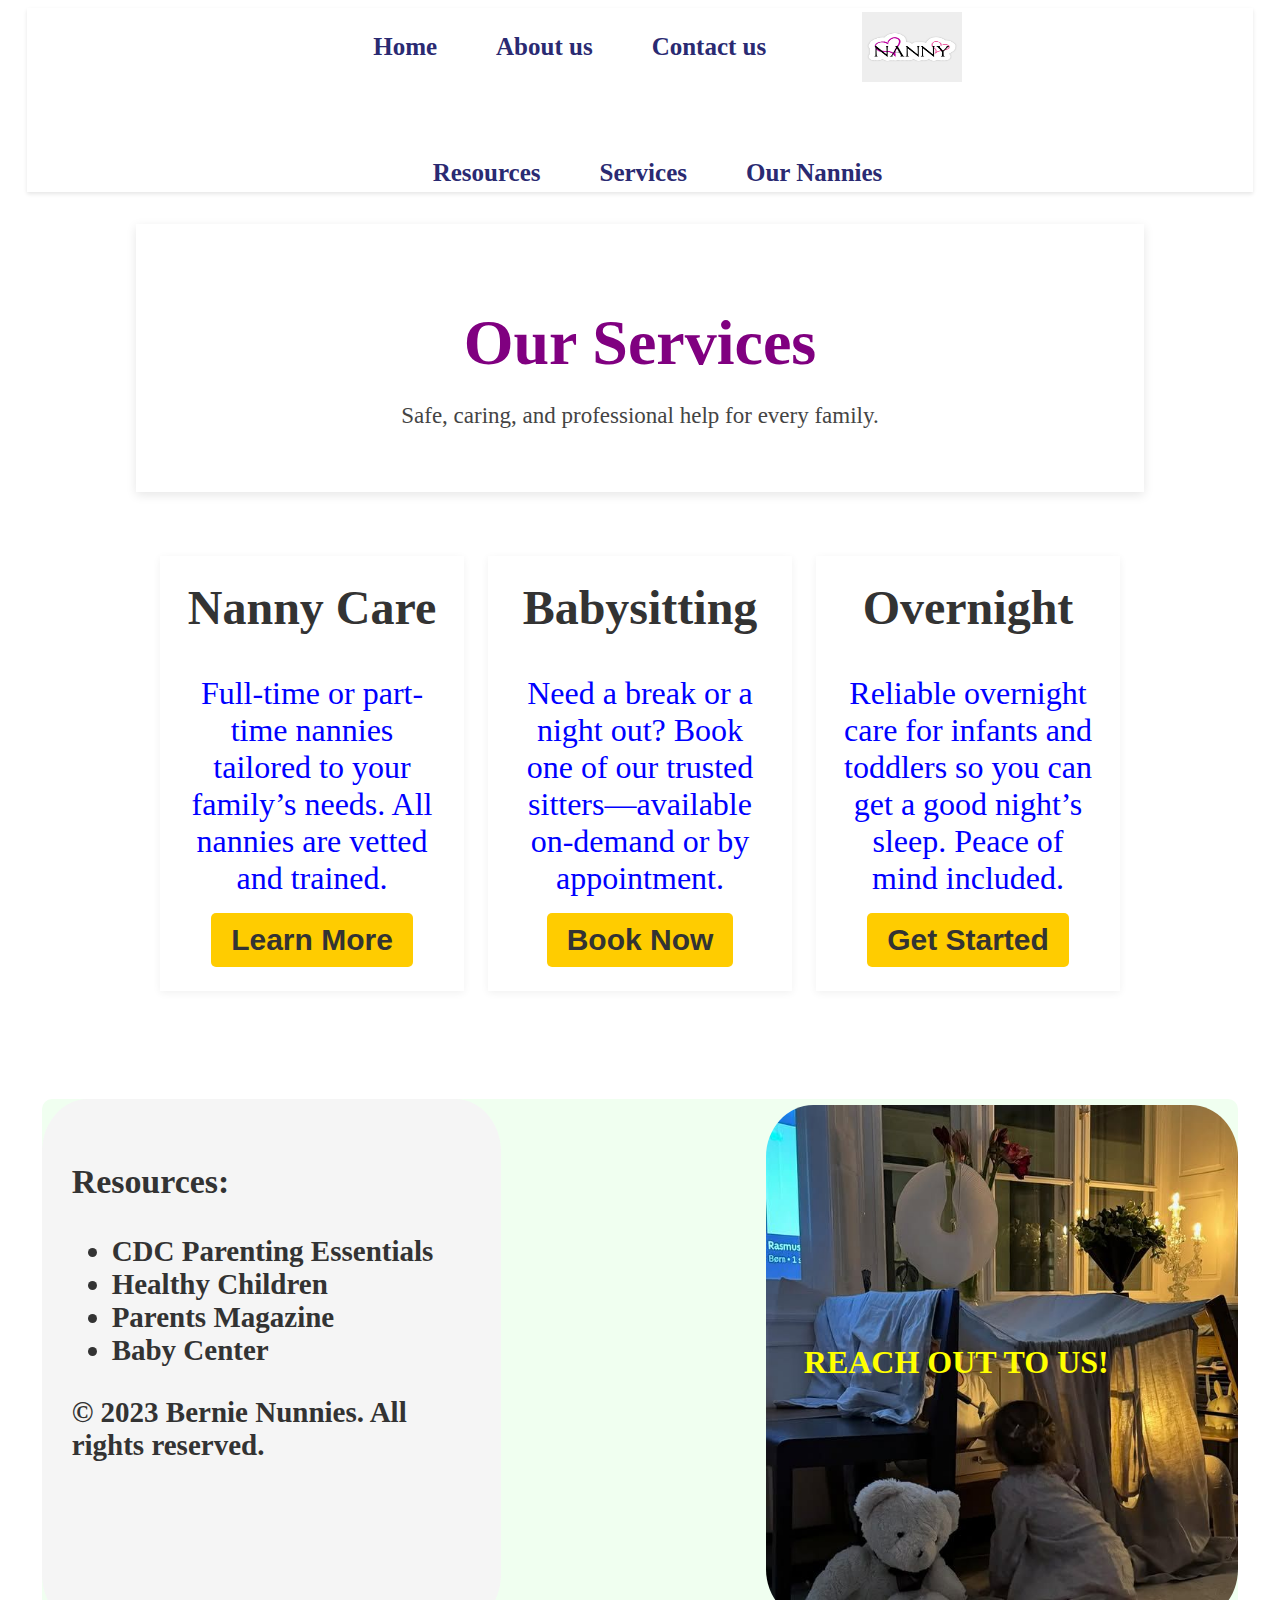
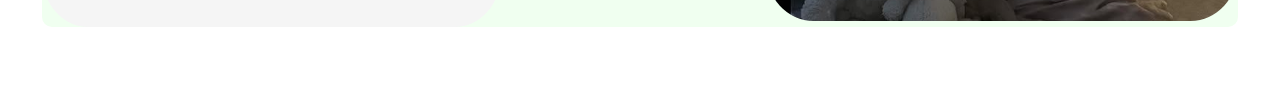
<file: service.html>
<!DOCTYPE html>
<html lang="en">
<head>
  <meta charset="UTF-8" />
  <meta name="viewport" content="width=device-width, initial-scale=1.0"/>
  <title>Our Services | NannyCare</title>
  <link rel="stylesheet" href="css/services.css" />
</head>
<nav>
    <div class="navbar">
       <button class="nav-toggle" id="navToggle">☰</button>
        <ul class="nav-links left-links">
       <li> <a href="index.html">Home</a></li>
       <li><a href="about.html">About us</a></li>
        <li><a href="contact.html">Contact us</a></li>
        </ul>
        <div class="logo">
            <img src="my images/Nanny Sticker.jpeg" alt="Logo" class="logo">
        </div>
        <ul class="nav-links right-links">
        <li><a href="resources.html">Resources</a></li>
        <li><a href="service.html">Services </a></li>
        <li><a href="Ournanny.html">Our Nannies</a></li>
        </ul>
    </div>
</nav>
<body>
  <header class="header">
    <h1>Our Services</h1>
    <p>Safe, caring, and professional help for every family.</p>
  </header>

  <main class="services-section">
    <div class="service-card">
      <h2>Nanny Care</h2>
      <p>Full-time or part-time nannies tailored to your family’s needs. All nannies are vetted and trained.</p>
      <button class="button"><a href="about.html"> Learn More</a></button>
    </div>

    <div class="service-card">
      <h2>Babysitting</h2>
      <p>Need a break or a night out? Book one of our trusted sitters—available on-demand or by appointment.</p>
      <button class="button">Book Now</button>
    </div>

    <div class="service-card">
      <h2>Overnight</h2>
      <p>Reliable overnight care for infants and toddlers so you can get a good night’s sleep. Peace of mind included.</p>
      <button class="button">Get Started</button>
    </div>
  </main>
  <footer>
    <div class="footer2-container">
                <div class="Resources">
                    <h3>Resources:</h3>
                    <ul>
                        <li><a href="https://www.cdc.gov/parents/essentials/index.html">CDC Parenting Essentials</a></li>
                        <li><a href="https://www.healthychildren.org/English/Pages/default.aspx">Healthy Children</a></li>
                        <li><a href="https://www.parents.com/">Parents Magazine</a></li>
                        <li><a href="https://www.babycenter.com/">Baby Center</a></li>
                    </ul>
                    <p>&copy; 2023 Bernie Nunnies. All rights reserved.</p>
                </div>
                 <div class="image4"> REACH OUT TO US! </div>
                </div>
  </footer>   
<script src="scripts.js"></script>
</body>
</html>
</file>
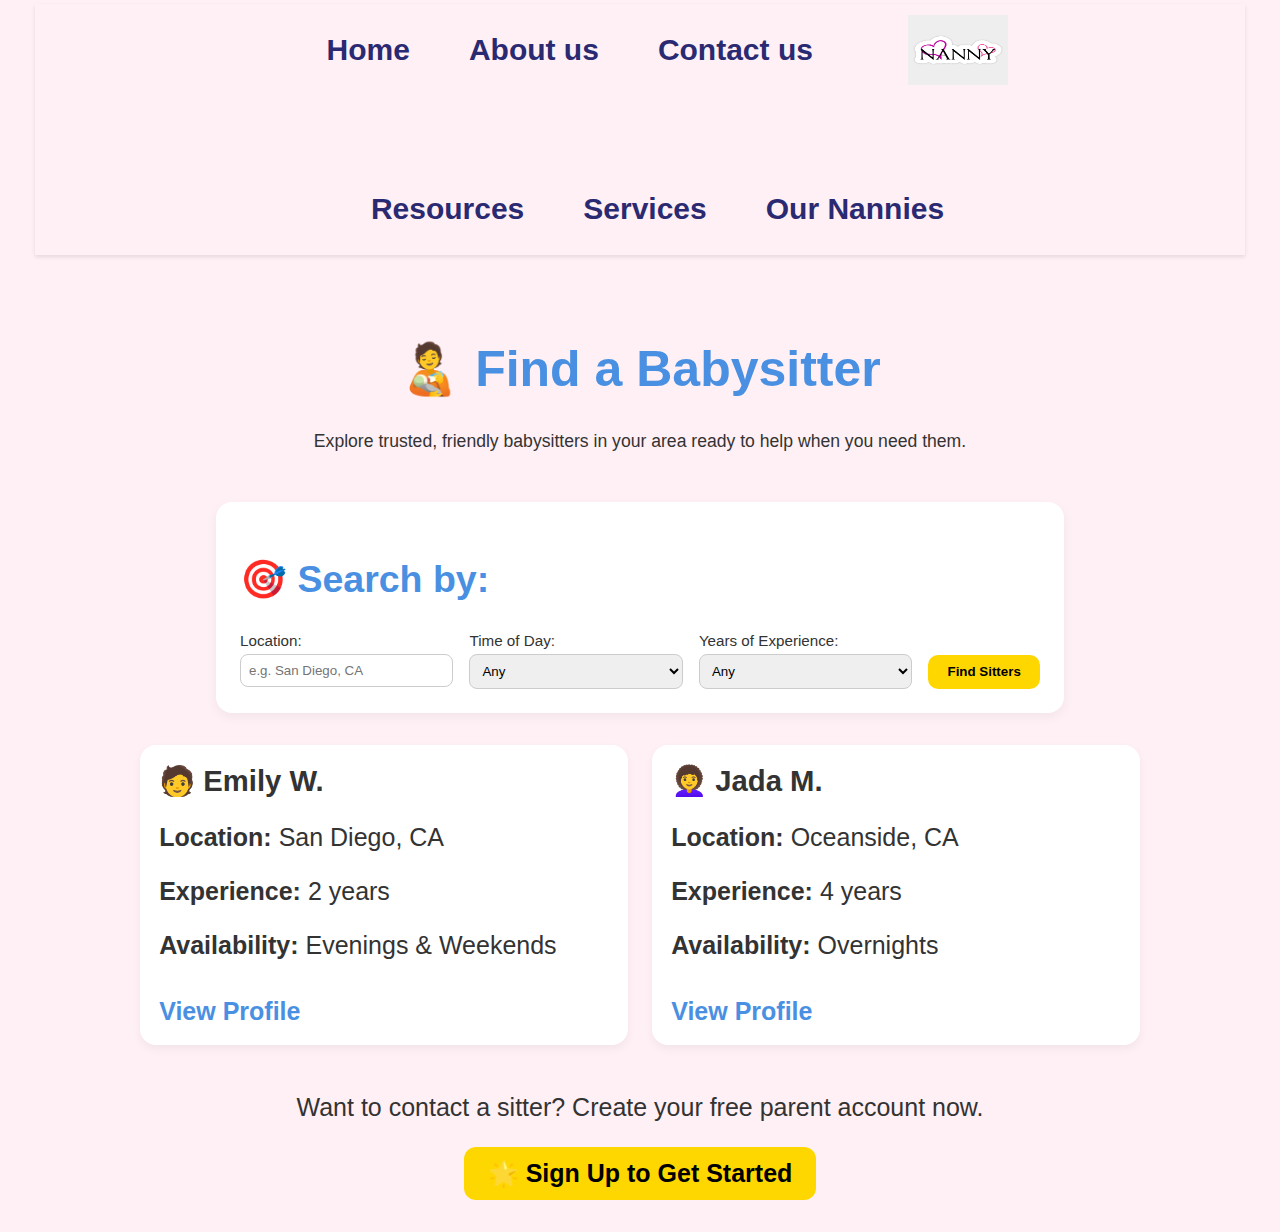
<file: sitter.html>
<!DOCTYPE html>
<html lang="en">
<head>
  <meta charset="UTF-8" />
  <meta name="viewport" content="width=device-width, initial-scale=1.0"/>
  <title>Find a Babysitter</title>
  <link rel="stylesheet" href="css/sitter.css" />
</head>
<nav>
    <div class="navbar">
       <button class="nav-toggle" id="navToggle">☰</button>
        <ul class="nav-links left-links">
       <li> <a href="index.html">Home</a></li>
       <li><a href="about.html">About us</a></li>
        <li><a href="contact.html">Contact us</a></li>
        </ul>
        <div class="logo">
            <img src="my images/Nanny Sticker.jpeg" alt="Logo" class="logo">
        </div>
        <ul class="nav-links right-links">
        <li><a href="resources.html">Resources</a></li>
        <li><a href="service.html">Services </a></li>
        <li><a href="Ournanny.html">Our Nannies</a></li>
        </ul>
    </div>
</nav>
<body>
  <header class="header">
    <h1>🧑‍🍼 Find a Babysitter</h1>
    <p>Explore trusted, friendly babysitters in your area ready to help when you need them.</p>
  </header>

  <section class="filters">
    <h2>🎯 Search by:</h2>
    <form>
      <label>
        Location:
        <input type="text" placeholder="e.g. San Diego, CA" />
      </label>
      <label>
        Time of Day:
        <select>
          <option value="">Any</option>
          <option value="day">Daytime</option>
          <option value="evening">Evening</option>
          <option value="overnight">Overnight</option>
        </select>
      </label>
      <label>
        Years of Experience:
        <select>
          <option value="">Any</option>
          <option value="1">1+ years</option>
          <option value="2">2+ years</option>
          <option value="5">5+ years</option>
        </select>
      </label>
      <button type="submit" class="filter-button">Find Sitters</button>
    </form>
  </section>

  <section class="sitter-grid">
    <div class="sitter-card">
      <h3>🧑 Emily W.</h3>
      <p><strong>Location:</strong> San Diego, CA</p>
      <p><strong>Experience:</strong> 2 years</p>
      <p><strong>Availability:</strong> Evenings & Weekends</p>
      <a href="#" class="view-profile">View Profile</a>
    </div>
    <div class="sitter-card">
      <h3>👩‍🦱 Jada M.</h3>
      <p><strong>Location:</strong> Oceanside, CA</p>
      <p><strong>Experience:</strong> 4 years</p>
      <p><strong>Availability:</strong> Overnights</p>
      <a href="#" class="view-profile">View Profile</a>
    </div>
  </section>

  <section class="cta">
    <p>Want to contact a sitter? Create your free parent account now.</p>
    <a href="parent.html" class="cta-button">🌟 Sign Up to Get Started</a>
  </section>
  <script src="scripts.js"></script>
</body>
</html>
</file>
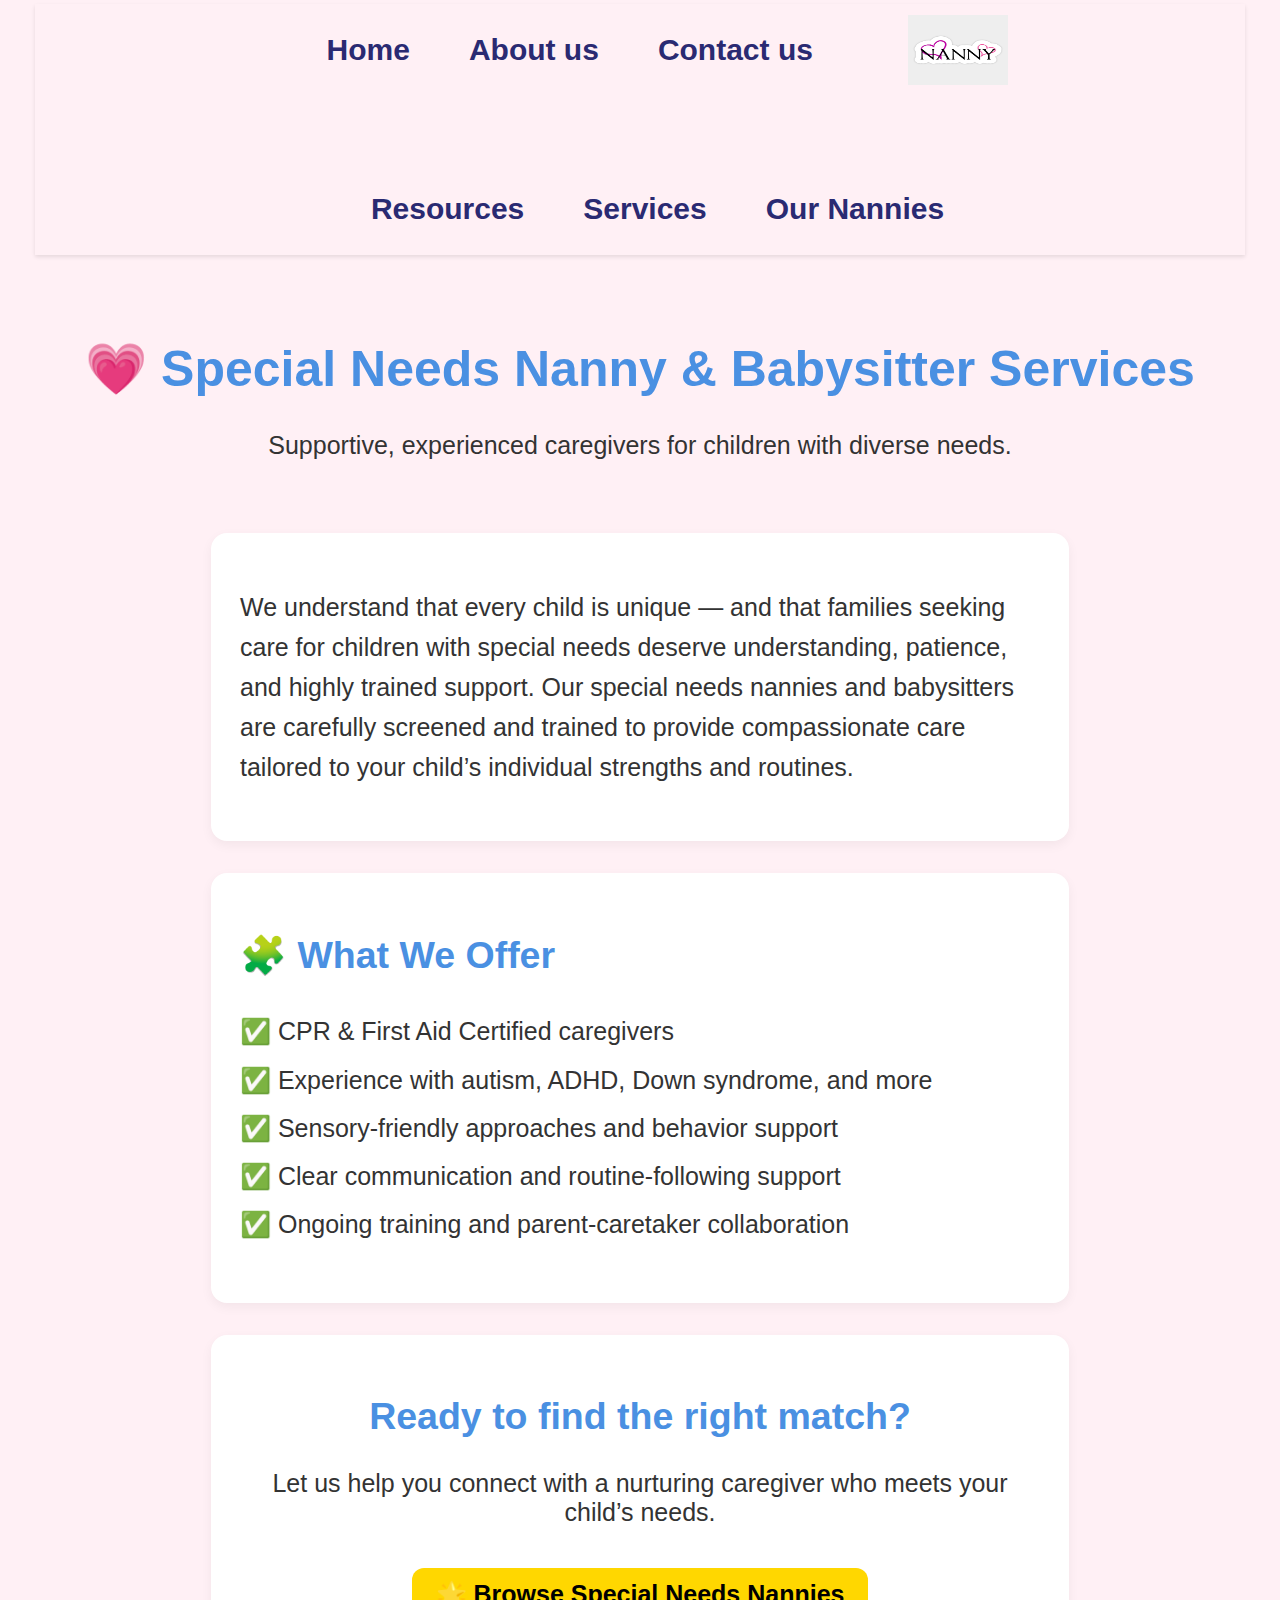
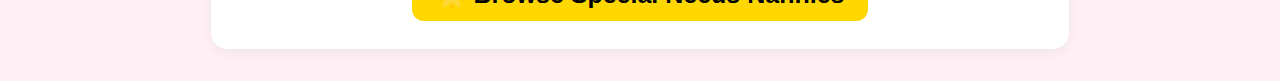
<file: special.html>
<!DOCTYPE html>
<html lang="en">
<head>
  <meta charset="UTF-8" />
  <meta name="viewport" content="width=device-width, initial-scale=1.0"/>
  <title>Special Needs Nanny & Babysitter Services</title>
  <link rel="stylesheet" href="css/special.css" />
</head>
<nav>
    <div class="navbar">
       <button class="nav-toggle" id="navToggle">☰</button>
        <ul class="nav-links left-links">
       <li> <a href="index.html">Home</a></li>
       <li><a href="about.html">About us</a></li>
        <li><a href="contact.html">Contact us</a></li>
        </ul>
        <div class="logo">
            <img src="my images/Nanny Sticker.jpeg" alt="Logo" class="logo">
        </div>
        <ul class="nav-links right-links">
        <li><a href="resources.html">Resources</a></li>
        <li><a href="service.html">Services </a></li>
        <li><a href="Ournanny.html">Our Nannies</a></li>
        </ul>
    </div>
</nav>
<body>
  <header class="header">
    <h1>💗 Special Needs Nanny & Babysitter Services</h1>
    <p>Supportive, experienced caregivers for children with diverse needs.</p>
  </header>

  <section class="intro">
    <p>We understand that every child is unique — and that families seeking care for children with special needs deserve understanding, patience, and highly trained support. Our special needs nannies and babysitters are carefully screened and trained to provide compassionate care tailored to your child’s individual strengths and routines.</p>
  </section>

  <section class="features">
    <h2>🧩 What We Offer</h2>
    <ul>
      <li>✅ CPR & First Aid Certified caregivers</li>
      <li>✅ Experience with autism, ADHD, Down syndrome, and more</li>
      <li>✅ Sensory-friendly approaches and behavior support</li>
      <li>✅ Clear communication and routine-following support</li>
      <li>✅ Ongoing training and parent-caretaker collaboration</li>
    </ul>
  </section>

  <section class="cta">
    <h2>Ready to find the right match?</h2>
    <p>Let us help you connect with a nurturing caregiver who meets your child’s needs.</p>
    <a href="anny.html" class="cta-button">🌟 Browse Special Needs Nannies</a>
  </section>
  <script src="scripts.js"></script>
</body>
</html>
</file>
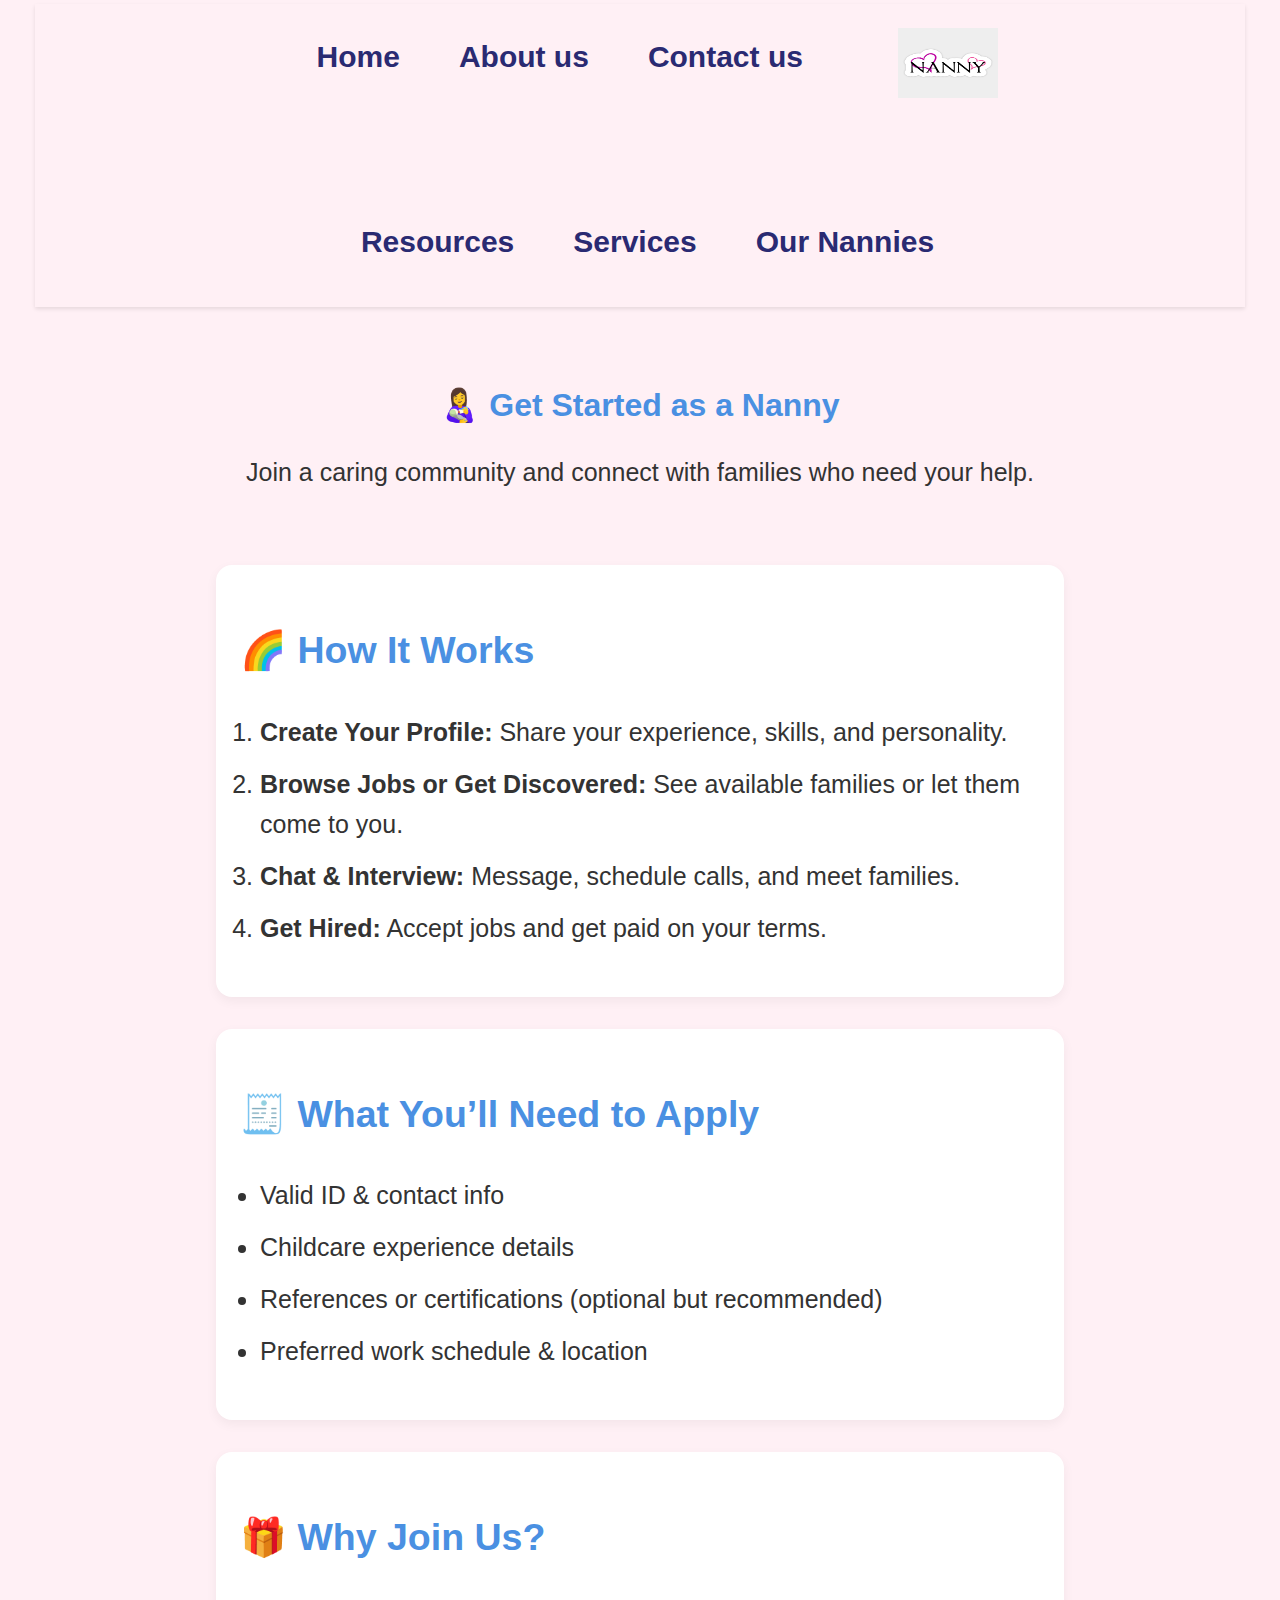
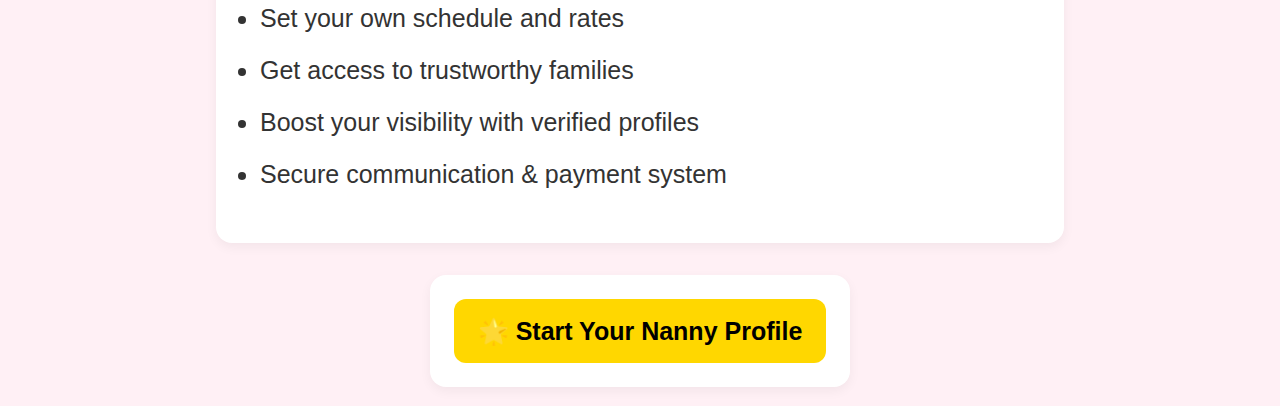
<file: Start.html>
<!DOCTYPE html>
<html lang="en">
<head>
  <meta charset="UTF-8" />
  <meta name="viewport" content="width=device-width, initial-scale=1.0"/>
  <title>Get Started as a Nanny</title>
  <link rel="stylesheet" href="css/Start.css" />
</head>
<nav>
    <div class="navbar">
       <button class="nav-toggle" id="navToggle">☰</button>
        <ul class="nav-links left-links">
       <li> <a href="index.html">Home</a></li>
       <li><a href="about.html">About us</a></li>
        <li><a href="contact.html">Contact us</a></li>
        </ul>
        <div class="logo">
            <img src="my images/Nanny Sticker.jpeg" alt="Logo" class="logo">
        </div>
        <ul class="nav-links right-links">
        <li><a href="resources.html">Resources</a></li>
        <li><a href="service.html">Services </a></li>
        <li><a href="Ournanny.html">Our Nannies</a></li>
        </ul>
    </div>
</nav>
<body>
  <header class="header">
    <h1>👩‍🍼 Get Started as a Nanny</h1>
    <p>Join a caring community and connect with families who need your help.</p>
  </header>

  <section class="how-it-works">
    <h2>🌈 How It Works</h2>
    <ol>
      <li><strong>Create Your Profile:</strong> Share your experience, skills, and personality.</li>
      <li><strong>Browse Jobs or Get Discovered:</strong> See available families or let them come to you.</li>
      <li><strong>Chat & Interview:</strong> Message, schedule calls, and meet families.</li>
      <li><strong>Get Hired:</strong> Accept jobs and get paid on your terms.</li>
    </ol>
  </section>

  <section class="requirements">
    <h2>🧾 What You’ll Need to Apply</h2>
    <ul>
      <li>Valid ID & contact info</li>
      <li>Childcare experience details</li>
      <li>References or certifications (optional but recommended)</li>
      <li>Preferred work schedule & location</li>
    </ul>
  </section>

  <section class="benefits">
    <h2>🎁 Why Join Us?</h2>
    <ul>
      <li>Set your own schedule and rates</li>
      <li>Get access to trustworthy families</li>
      <li>Boost your visibility with verified profiles</li>
      <li>Secure communication & payment system</li>
    </ul>
  </section>

  <section class="cta">
    <a href="/form.html" class="cta-button">🌟 Start Your Nanny Profile</a>
  </section>
  <script src="scripts.js"></script>
</body>
</html>
</file>
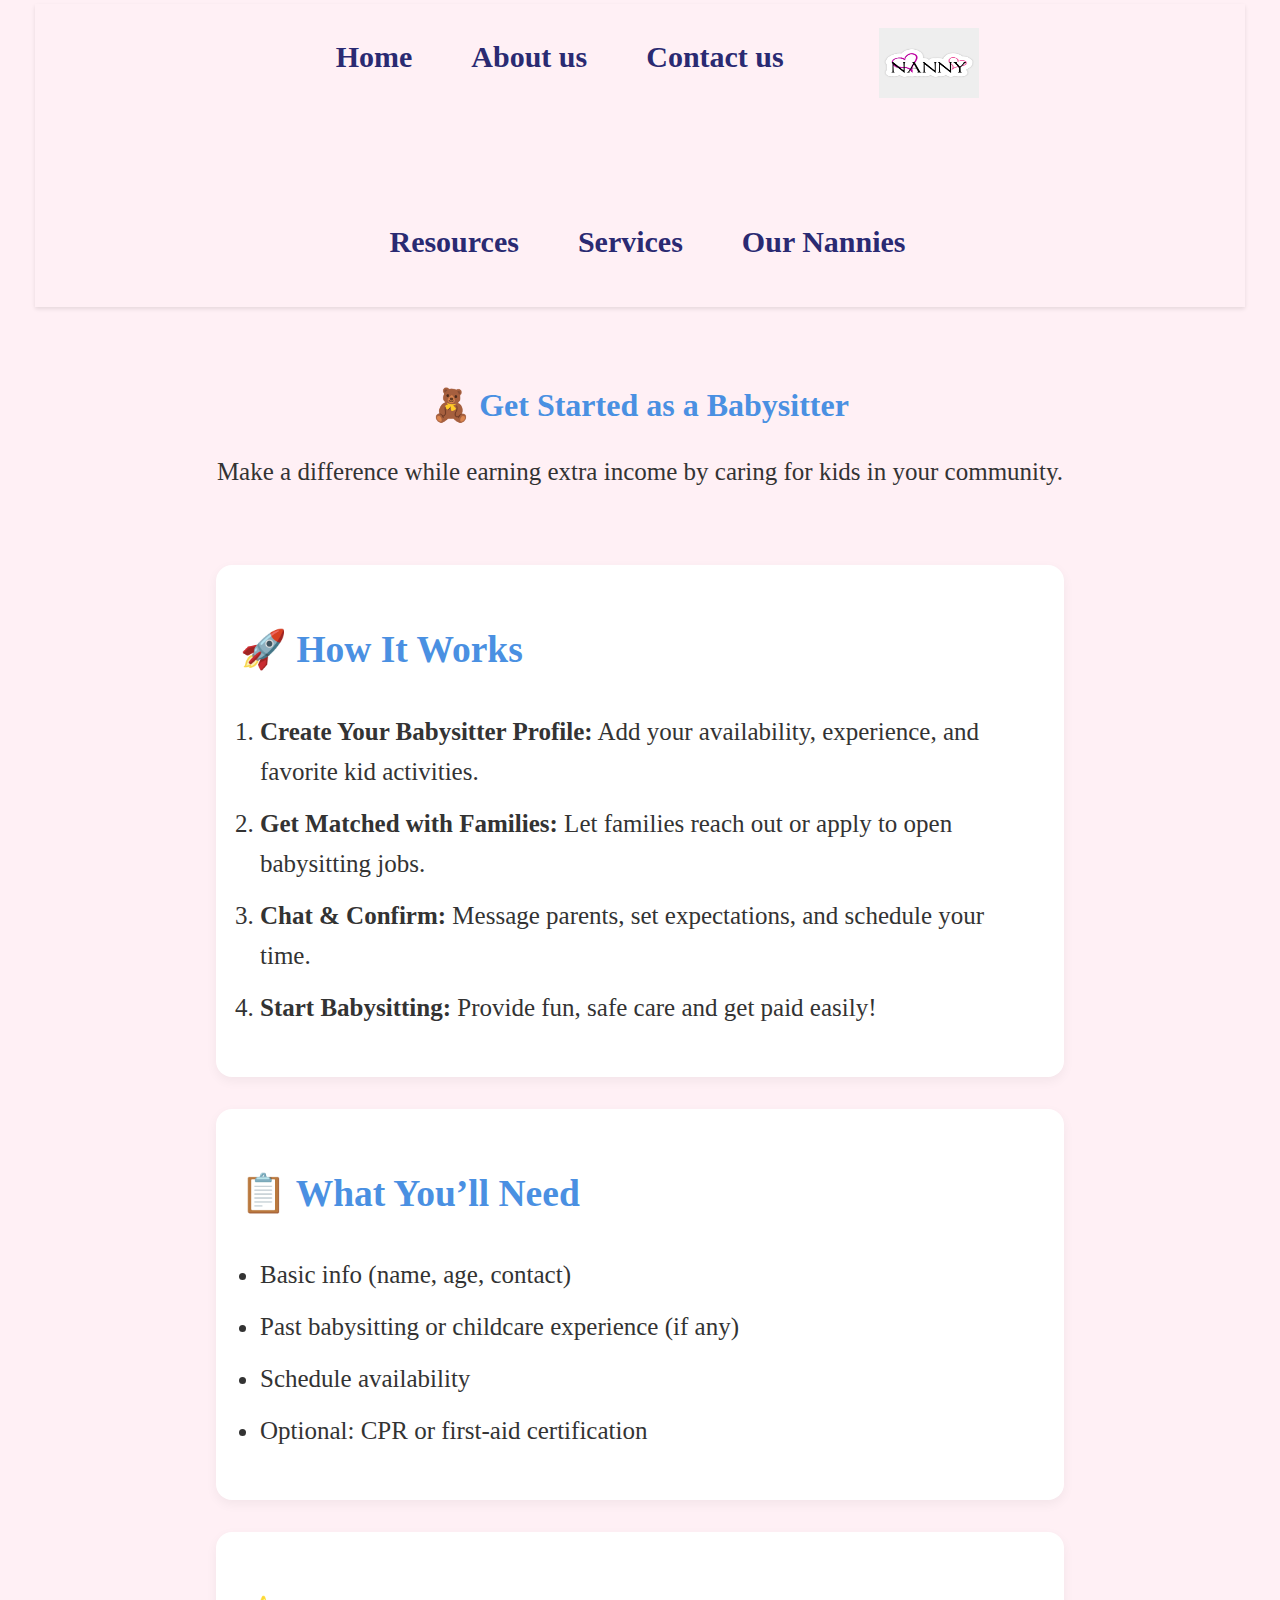
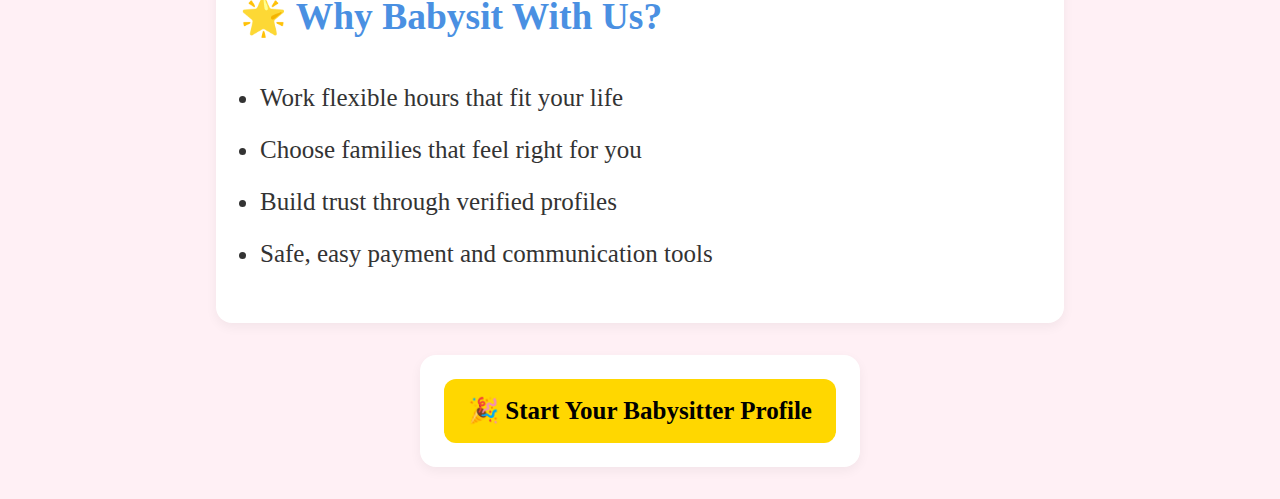
<file: Startb.html>
<!DOCTYPE html>
<html lang="en">
<head>
  <meta charset="UTF-8" />
  <meta name="viewport" content="width=device-width, initial-scale=1.0"/>
  <title>Get Started as a Babysitter</title>
  <link rel="stylesheet" href="css/Startb.css" />
</head>
<nav>
    <div class="navbar">
       <button class="nav-toggle" id="navToggle">☰</button>
        <ul class="nav-links left-links">
       <li> <a href="index.html">Home</a></li>
       <li><a href="about.html">About us</a></li>
        <li><a href="contact.html">Contact us</a></li>
        </ul>
        <div class="logo">
            <img src="my images/Nanny Sticker.jpeg" alt="Logo" class="logo">
        </div>
        <ul class="nav-links right-links">
        <li><a href="resources.html">Resources</a></li>
        <li><a href="service.html">Services </a></li>
        <li><a href="Ournanny.html">Our Nannies</a></li>
        </ul>
    </div>
</nav>
<body>
  <header class="header">
    <h1>🧸 Get Started as a Babysitter</h1>
    <p>Make a difference while earning extra income by caring for kids in your community.</p>
  </header>

  <section class="how-it-works">
    <h2>🚀 How It Works</h2>
    <ol>
      <li><strong>Create Your Babysitter Profile:</strong> Add your availability, experience, and favorite kid activities.</li>
      <li><strong>Get Matched with Families:</strong> Let families reach out or apply to open babysitting jobs.</li>
      <li><strong>Chat & Confirm:</strong> Message parents, set expectations, and schedule your time.</li>
      <li><strong>Start Babysitting:</strong> Provide fun, safe care and get paid easily!</li>
    </ol>
  </section>

  <section class="requirements">
    <h2>📋 What You’ll Need</h2>
    <ul>
      <li>Basic info (name, age, contact)</li>
      <li>Past babysitting or childcare experience (if any)</li>
      <li>Schedule availability</li>
      <li>Optional: CPR or first-aid certification</li>
    </ul>
  </section>

  <section class="benefits">
    <h2>🌟 Why Babysit With Us?</h2>
    <ul>
      <li>Work flexible hours that fit your life</li>
      <li>Choose families that feel right for you</li>
      <li>Build trust through verified profiles</li>
      <li>Safe, easy payment and communication tools</li>
    </ul>
  </section>

  <section class="cta">
    <a href="/form.html" class="cta-button">🎉 Start Your Babysitter Profile</a>
  </section>
  <script src="scripts.js"></script>
</body>
</html>
</file>
<file: css/about.css>
body {
  margin: 0.5cm;
  font-family: 'Poppins';
  background-color: #fff0f5;
  color: hsl(0, 0%, 20%);
  font-size: 25px;
}

.navbar {
  font-size: 1px;
    padding: 4px;
    display: flex;
    justify-content: center;
    gap: 2cm;
    align-items: center;
    margin:0.5cm;
    margin-top: 0.1cm;
    box-shadow: 0 2px 4px rgba(0,0,0,0.1);
    flex-wrap: wrap;
    position: sticky;
  
}

.nav-links {
    list-style: none;
    display: flex;
    gap:1.5rem;
}
.nav-links li {
    margin-right: 5px;
}
.nav-links a {
    text-decoration: none;
    color:#2a2a72; 
    font-size: 25px;
    font-weight: bold;
    transition: color 0.3s ease;
    padding: 10px 15px;
}

.nav-links a:hover {
    color: #e76f51;
}

.nav-toggle {
    display: none;
    background: none;
    border: none;
    cursor: pointer;
    padding: 10px;
    position: relative;
    z-index: 1001;
    margin-left: auto; 
}
.logo {
    height: 70px;
    width: 100px;
    align-items: center;
}

.about-hero {
  background-color: #ffe4e1; 
  text-align: center;
  padding: 60px 20px;
}

.hero-content h1 {
  font-size: 32px;
  color: #d63384;
}

.hero-content p {
  font-size: 25px;
  margin: 20px 0;
  max-width: 600px;
  margin-left: auto;
  margin-right: auto;
}

.cta-button {
  display: inline-block;
  background-color: #FFD700; 
  color: #000;
  padding: 12px 24px;
  font-weight: bold;
  text-decoration: none;
  border-radius: 30px;
  transition: background-color 0.3s ease;
}

.cta-button:hover {
  background-color: #e6c200;
}

.about-details {
  padding: 40px 20px;
  max-width: 800px;
  margin: 0 auto;
}

.about-details h2 {
  color: #d63384;
}

.about-details ul {
  padding-left: 20px;
}

.about-details li {
  margin-bottom: 10px;
}

 .footer2-container{
    display: flex;
    justify-self: center;
    justify-content: space-between;
    align-items: center;
    background-color:honeydew;
    font-size: 32px;
    gap:7cm;
    color:#333333;
    font-weight: bold;
    border-radius: 10px;
    margin: 2cm;
  
    }
    .Resources{
      font-size: 29px;
      background-color:whitesmoke;
      padding: 30px;
      padding-right: 33px;
      height:52vh;
      width:31vw;
      list-style: none;
      border-radius: 10%;
    }
    .image4{
      background-image: url('../my images/Instagram.jpeg');
      background-size: cover;
       height:49vh;
      width:31vw;
      border-radius: 10%;
      align-content: center;
      font-size: 32px;
      color: yellow;
      padding: 1cm;
    }
     a{
      outline:none;
      text-decoration: none;
      color:inherit;
    }
    a:visited,
    a:focus,
    a:active{
      outline: none;
      box-shadow: none;
    } 
    @media screen and (max-width: 768px) {
  .navbar {
    flex-direction: column;
    align-items: left;
    gap: 0.5rem;
    margin-bottom: 1cm;
    font-size: 23px;
  }

  .nav-links {
    flex-direction: column;
    gap: 0.5rem;
    width: 100%;
    display: none;
  }

  .nav-links.show {
    display: flex;
  }

  .nav-toggle {
    display: block;
    padding : 0 4cm ;
    font-size: 23px;
  }
   .footer2-container{
    margin-left: 2cm;
    flex-direction:column;
    gap: 1rem;
  }
    .Resources, .image4 {
    width: 95vw;
    height: 60vh;
    margin: 1cm;
    padding: 1rem;
  }

}
</file>
<file: css/anny.css>
body {
  margin: 0;
  font-family: Poppins, sans-serif;
  background-color: #fff0f5; 
  color: #333;
  padding: 0 1rem;
  font-size: 25px;
}
.navbar {
    padding: 4px;
    display: flex;
    justify-content: center;
    gap: 2cm;
    align-items: center;
    margin:0.5cm;
    margin-top: 0.1cm;
    box-shadow: 0 2px 4px rgba(0,0,0,0.1);
    flex-wrap: wrap;
    position: sticky;
  
}

.nav-links {
    list-style: none;
    display: flex;
    gap:1.5rem;
}
.nav-links li {
    margin-right: 5px;
}
.nav-links a {
    text-decoration: none;
    color:#2a2a72; 
    font-size: 30px;
    font-weight: bold;
    transition: color 0.3s ease;
    padding: 10px 15px;
}

.nav-links a:hover {
    color: #e76f51;
}

.nav-toggle {
    display: none;
    background: none;
    border: none;
    cursor: pointer;
    padding: 10px;
    position: relative;
    z-index: 1001;
    margin-left: auto; 
}
.logo {
    height: 70px;
    width: 100px;
    align-items: center;
}


h1, h2 {
  color: #4a90e2; 
}

.header {
  text-align: center;
  padding: 2rem 1rem 1rem;
}

.header p {
  font-size: 1.1rem;
  margin-top: 0.5rem;
}

.filters {
  max-width: 800px;
  margin: 1rem auto;
  background: #fff;
  padding: 1.5rem;
  border-radius: 16px;
  box-shadow: 0 4px 12px rgba(0,0,0,0.05);
}

.filters form {
  display: flex;
  flex-wrap: wrap;
  gap: 1rem;
}

.filters label {
  flex: 1 1 200px;
  display: flex;
  flex-direction: column;
  font-size: 0.95rem;
}

input, select {
  margin-top: 0.3rem;
  padding: 0.5rem;
  border: 1px solid #ccc;
  border-radius: 8px;
}

.filter-button {
  background-color: #ffd700;
  border: none;
  padding: 0.6rem 1.2rem;
  border-radius: 10px;
  font-weight: bold;
  cursor: pointer;
  align-self: flex-end;
  margin-top: auto;
}

.filter-button:hover {
  background-color: #e6c200;
}

.nanny-grid {
  display: grid;
  gap: 1.5rem;
  max-width: 1000px;
  margin: 2rem auto;
  grid-template-columns: repeat(auto-fit, minmax(250px, 1fr));
}

.nanny-card {
  background: white;
  border-radius: 16px;
  padding: 1.2rem;
  box-shadow: 0 4px 10px rgba(0,0,0,0.05);
  transition: transform 0.2s;
}

.nanny-card:hover {
  transform: translateY(-4px);
}

.nanny-card h3 {
  margin: 0 0 0.5rem;
}

.view-profile {
  display: inline-block;
  margin-top: 0.75rem;
  color: #4a90e2;
  font-weight: bold;
  text-decoration: none;
}

.view-profile:hover {
  text-decoration: underline;
}

.cta {
  text-align: center;
  margin: 3rem 0 2rem;
}

.cta-button {
  display: inline-block;
  background-color: #ffd700;
  color: #000;
  font-weight: bold;
  padding: 0.75rem 1.5rem;
  border-radius: 12px;
  text-decoration: none;
  transition: background-color 0.3s ease;
}

.cta-button:hover {
  background-color: #e6c200;
}

@media (max-width: 600px) {
  .filters form {
    flex-direction: column;
  }

  .filter-button {
    width: 100%;
  }
}
@media screen and (max-width: 768px) {
  .navbar {
    flex-direction: column;
    align-items: center;
    gap: 0.5rem;
    margin-bottom: 1cm;
  }

  .nav-links {
    flex-direction: column;
    gap: 0.5rem;
    width: 100%;
    display: none;
  }

  .nav-links.show {
    display: flex;
  }

  .nav-toggle {
    display: block;
  }
}
</file>
<file: css/contact.css>
body {
  margin: 0.5cm;
  font-family: 'Poppins';
  background-color: #fff0f5;
  color: hsl(0, 0%, 20%);
  font-size: 25px;
}

.navbar {
  font-size: 1px;
    padding: 4px;
    display: flex;
    justify-content: center;
    gap: 2cm;
    align-items: center;
    margin:0.5cm;
    margin-top: 0.1cm;
    box-shadow: 0 2px 4px rgba(0,0,0,0.1);
    flex-wrap: wrap;
    position: sticky;
  
}

.nav-links {
    list-style: none;
    display: flex;
    gap:1.5rem;
}
.nav-links li {
    margin-right: 5px;
}
.nav-links a {
    text-decoration: none;
    color:#2a2a72; 
    font-size: 25px;
    font-weight: bold;
    transition: color 0.3s ease;
    padding: 10px 15px;
}

.nav-links a:hover {
    color: #e76f51;
}

.nav-toggle {
    display: none;
    background: none;
    border: none;
    cursor: pointer;
    padding: 10px;
    position: relative;
    z-index: 1001;
    margin-left: auto; 
}
.logo {
    height: 70px;
    width: 100px;
    align-items: center;
}
.contact2{
  display: flex;
  justify-content: center;
  text-align: center;
  font-size: 36px;
}
.footer-container {
  display: flex;
  flex-wrap: wrap;
  padding: 2rem;
  background-color: var(--pink);
  gap: 2rem;
  margin-left: 4cm;
}
.contact{
  font-size: 32px;
  background-color: aliceblue;

}
.contact-info {
  flex: 1 1 300px;
}

.contact-info h2 {
  margin-bottom: 1rem;
  color: var(--dark);
}

.contact-info ul {
  list-style: none;
  margin-top: 1rem;
}

.contact-info li {
  margin-bottom: 0.5rem;
}
.contact-section {
     background-color: #fffdfb;
     padding: 40px 30px;
     border-radius:10%;
     box-shadow: 0 4px 12px rgba(0, 0, 0, 0.1);
     padding-right: 33px;
      height:52vh;
      width:31vw;
      list-style: none;
  }

.contact-section h2 {
  text-align: center;
  margin-bottom: 20px;
  color: black;
  font-size:35px;
}
.contact-form {
  display: flex;
  flex-direction: column;
}

.contact-form label {
  margin-top: 15px;
  margin-bottom: 5px;
  font-weight: 600;
}

.contact-form input,
.contact-form textarea {
  padding: 10px 8px;
  border: none;
  border-bottom: 2px solid #072c2d;
  background-color: transparent;
  font-size: 1rem;
  color: #072c2d;
  resize: none;
  outline: none;
}
.contact-form input::placeholder,
.contact-form textarea::placeholder {
  color: blue;
   font-size: 15px;
}
.contact-form button {
  margin-top: 25px;
  padding: 12px;
  background-color: yellow;
  color: black;
  border: none;
  border-radius: 999px;
  cursor: pointer;
  font-size: 29px;
  font-weight: bold;
  transition: background-color 0.3s;
}

.contact-form button:hover {
  background-color:yellowgreen;
}
    .image4{
      background-image: url('my images/Instagram.jpeg');
      background-size: cover;
       height:49vh;
      width:31vw;
      border-radius: 10%;
      align-content: center;
      font-size: 32px;
      color: yellow;
      padding: 1cm;
    }
    .contact{
      padding: 48px;
      padding-right: 33px;
      background-color:whitesmoke;
      height:49vh;
      width:31vw;
      border-radius: 10%;
      color:#333333;
    }
    #H2{
      color:blue;
      font-family: sans-serif;
    }
#successMessage {
  margin-top: 15px;
  color: green;
  font-weight: 600;
  text-align: center;
}

.hidden {
  display: none;
}
.footer2-container{
    display: flex;
    justify-self: center;
    justify-content: space-between;
    align-items: center;
    background-color:honeydew;
    font-size: 32px;
    gap:7cm;
    color:#333333;
    font-weight: bold;
    border-radius: 10px;
    margin: 2cm;
  
    }
    .Resources{
      font-size: 29px;
      background-color:whitesmoke;
      padding: 30px;
      padding-right: 33px;
      height:52vh;
      width:31vw;
      list-style: none;
      border-radius: 10%;
    }
    .image4{
      background-image: url('../my images/Instagram.jpeg');
      background-size: cover;
       height:49vh;
      width:31vw;
      border-radius: 10%;
      align-content: center;
      font-size: 32px;
      color: yellow;
      padding: 1cm;
    }
     a{
      outline:none;
      text-decoration: none;
      color:inherit;
    }
    a:visited,
    a:focus,
    a:active{
      outline: none;
      box-shadow: none;
    } 
@media screen  and (max-width: 768px) {
  .contact-section {
    width: 16cm;
    height: auto;
    padding: 10px 10px;
    border-radius: 15px;
    box-shadow: none;
      }

  .contact-section h2 {
    font-size: 1.2rem;
  }

  .contact-form input,
  .contact-form textarea {
    font-size: 0.95rem;
    padding: 8px;
  }

  .contact-form button {
    font-size: 0.95rem;
    padding: 10px;
  }
}
@media screen and (max-width: 480px) {
  .contact-section {
    max-width: 8cm;
  }

  .contact-section h2 {
    font-size: 29px;
  }

  .contact-form button {
    font-size: 29px;
    padding: 10px;
  }
}
 @media screen and (max-width: 768px) {
  .navbar {
    flex-direction: column;
    align-items: left;
    gap: 0.5rem;
    margin-bottom: 1cm;
    font-size: 23px;
  }

  .nav-links {
    flex-direction: column;
    gap: 0.5rem;
    width: 100%;
    display: none;
  }

  .nav-links.show {
    display: flex;
  }

  .nav-toggle {
    display: block;
    padding : 0 4cm ;
    font-size: 23px;
  }
   .footer-container, .footer2-container,.contact-container, .contact-info{ 
    flex-direction:column;
    gap: 1rem;
  }
    .Resources, .image4 ,.contact, .jobs {
    width: 95vw;
    height: 60vh;
    margin: 1cm;
    padding: 1rem;
  }
  .footer-container{
    margin: 0cm;
    margin-right: 0.5cm;
  }

}
</file>
<file: css/duration.css>
.navbar {
    padding: 4px;
    display: flex;
    justify-content: center;
    gap: 2cm;
    align-items: center;
    margin:0.5cm;
    margin-top: 0.1cm;
    box-shadow: 0 2px 4px rgba(0,0,0,0.1);
    flex-wrap: wrap;
    position: sticky;
  
}

.nav-links {
    list-style: none;
    display: flex;
    gap:1.5rem;
}
.nav-links li {
    margin-right: 5px;
}
.nav-links a {
    text-decoration: none;
    color:#2a2a72; 
    font-size: 30px;
    font-weight: bold;
    transition: color 0.3s ease;
    padding: 10px 15px;
}

.nav-links a:hover {
    color: #e76f51;
}

.nav-toggle {
    display: none;
    background: none;
    border: none;
    cursor: pointer;
    padding: 10px;
    position: relative;
    z-index: 1001;
    margin-left: auto; 
}
.logo {
    height: 70px;
    width: 100px;
    align-items: center;
}

@media screen and (max-width: 768px) {
  .navbar {
    flex-direction: column;
    align-items: center;
    gap: 0.5rem;
    margin-bottom: 1cm;
  }

  .nav-links {
    flex-direction: column;
    gap: 0.5rem;
    width: 100%;
    display: none;
  }

  .nav-links.show {
    display: flex;
  }

  .nav-toggle {
    display: block;
  }}
  body {
  margin: 0;
  font-family: 'Segoe UI', sans-serif;
  background-color: #fff0f5;
  color: #333;
  padding: 0 1rem;
}

h1 {
  color: #4a90e2; 
}

.header {
  text-align: center;
  padding: 2rem 1rem 1rem;
}

.header p {
  font-size: 1.1rem;
  margin-top: 0.5rem;
}

.duration-form {
  max-width: 600px;
  margin: 2rem auto;
  background: #ffffff;
  padding: 2rem;
  border-radius: 16px;
  box-shadow: 0 4px 12px rgba(0,0,0,0.05);
}

form {
  display: flex;
  flex-direction: column;
  gap: 1.2rem;
}

label {
  display: flex;
  flex-direction: column;
  font-size: 1rem;
}

select, input {
  margin-top: 0.5rem;
  padding: 0.6rem;
  border: 1px solid #ccc;
  border-radius: 10px;
}

.submit-button {
  background-color: #ffd700;
  border: none;
  padding: 0.75rem;
  border-radius: 12px;
  font-weight: bold;
  font-size: 1rem;
  cursor: pointer;
  transition: background-color 0.3s ease;
}

.submit-button:hover {
  background-color: #e6c200;
}

@media (max-width: 768px) {
  .duration-form {
    padding: 1rem;
  }

  .submit-button {
    width: 100%;
    margin-bottom: 1cm;
  }
}
</file>
<file: css/form.css>
:root {
  --pink: #ffc0cb;
  --powder-blue: #b0e0e6;
  --gold: #ffd700;
  --radius: 12px;
}
*,
*::before,
*::after {
  box-sizing: border-box;
}

body {
  font-family: "Segoe UI", Arial, sans-serif;
  background: var(--powder-blue);
  margin: 0;
  min-height: 100vh;
  display: flex;
  align-items: center;
  justify-content: center;
}


.container {
  background: var(--pink);
  padding: 2rem 2.5rem;
  border-radius: var(--radius);
  box-shadow: 0 4px 20px rgba(0, 0, 0, 0.1);
  width: 90%;
  max-width: 420px;
}

.title {
  margin-top: 0;
  text-align: center;
}

label {
  display: block;
  margin-top: 1rem;
  font-weight: 600;
}

input,
select {
  width: 100%;
  padding: 0.75rem 0.9rem;
  border-radius: var(--radius);
  border: 1px solid #ddd;
  margin-top: 0.3rem;
  font-size: 1rem;
}
.cta-btn {
  width: 100%;
  background: var(--gold);
  color: #000;
  font-weight: 700;
  border: none;
  padding: 0.85rem;
  margin-top: 1.5rem;
  border-radius: var(--radius);
  cursor: pointer;
  transition: transform 0.18s ease-in-out;
}
.cta-btn:hover,
.cta-btn:focus-visible {
  transform: translateY(-2px);
}
.hidden { display: none; }
.thanks  { text-align: center; }

@media (min-width: 600px) {
  .container { max-width: 480px; }
}
</file>
<file: css/Ournanny.css>
body{
    background-color:white;
     font-family: Poppins;
     font-size: 25px;
 }
 .navbar {
  font-size: 1px;
    padding: 4px;
    display: flex;
    justify-content: center;
    gap: 2cm;
    align-items: center;
    margin:0.5cm;
    margin-top: 0.1cm;
    box-shadow: 0 2px 4px rgba(0,0,0,0.1);
    flex-wrap: wrap;
    position: sticky;
  
}

.nav-links {
    list-style: none;
    display: flex;
    gap:1.5rem;
}
.nav-links li {
    margin-right: 5px;
}
.nav-links a {
    text-decoration: none;
    color:#2a2a72; 
    font-size: 25px;
    font-weight: bold;
    transition: color 0.3s ease;
    padding: 10px 15px;
}

.nav-links a:hover {
    color: #e76f51;
}

.nav-toggle {
    display: none;
    background: none;
    border: none;
    cursor: pointer;
    padding: 10px;
    position: relative;
    z-index: 1001;
    margin-left: auto; 
}
.logo {
    height: 70px;
    width: 100px;
    align-items: center;
}
.nannies-page .intro {
  text-align: center;
  background-color: var(--pink);
  padding: 2rem 1rem;
}

.nannies-page .intro h2 {
  margin-bottom: 32px;
  color: purple;
}

.nanny-grid {
  display: flex;
  flex-direction: column;
  gap: 2rem;
  padding: 2rem 1rem;
  background-color: var(--white);
}
.nanny-card {
  background-color: var(--powder-blue);
  border-radius: 16px;
  padding: 1.5rem;
  text-align: center;
  box-shadow: 0 4px 8px rgba(0,0,0,0.1);
}

.nanny-card img {
  width: 100%;
  max-width: 200px;
  height: auto;
  border-radius: 50%;
  margin-bottom: 1rem;
}

.nanny-card h3 {
  margin: 0.5rem 0;
  color: var(--dark);
}

.nanny-card p {
  margin-bottom: 1rem;
  color:#333333;
}

.nanny-card button {
  background-color: var(--gold);
  color: var(--dark);
  padding: 0.6rem 1rem;
  border: none;
  border-radius: 8px;
  cursor: pointer;
  font-weight: bold;
  transition: background-color 0.3s ease;
}

.nanny-card button:hover {
  background-color: #e6c200;
}
.footer2-container{
    display: flex;
    justify-self: center;
    justify-content: space-between;
    align-items: center;
    background-color:honeydew;
    font-size: 32px;
    gap:7cm;
    color:#333333;
    font-weight: bold;
    border-radius: 10px;
    margin: 2cm;
  
    }
    .Resources{
      font-size: 29px;
      background-color:whitesmoke;
      padding: 30px;
      padding-right: 33px;
      height:52vh;
      width:31vw;
      list-style: none;
      border-radius: 10%;
    }
    .image4{
      background-image: url('../my images/Instagram.jpeg');
      background-size: cover;
       height:49vh;
      width:31vw;
      border-radius: 10%;
      align-content: center;
      font-size: 32px;
      color: yellow;
      padding: 1cm;
    }
    a{
      outline:none;
      text-decoration: none;
      color:inherit;
    }
    a:visited,
    a:focus,
    a:active{
      outline: none;
      box-shadow: none;
    } 
@media (min-width: 768px) {
  .nanny-grid {
    flex-direction: row;
    flex-wrap: wrap;
    justify-content: center;
  }

  .nanny-card {
    flex: 0 1 300px;
  }
}
 
 @media screen and (max-width: 768px) {
  .navbar {
    flex-direction: column;
    align-items: left;
    gap: 0.5rem;
    margin-bottom: 1cm;
    font-size: 23px;
  }

  .nav-links {
    flex-direction: column;
    gap: 0.5rem;
    width: 100%;
    display: none;
  }

  .nav-links.show {
    display: flex;
  }

  .nav-toggle {
    display: block;
    padding : 0 4cm ;
    font-size: 23px;
  }
   .footer2-container{
    margin-left: 2cm;
    flex-direction:column;
    gap: 1rem;
  }
    .Resources, .image4 {
    width: 95vw;
    height: 60vh;
    margin: 1cm;
    padding: 1rem;
  }}
</file>
<file: css/parent.css>
.navbar {
  font-size: 1px;
    padding: 4px;
    display: flex;
    justify-content: center;
    gap: 2cm;
    align-items: center;
    margin:0.5cm;
    margin-top: 0.1cm;
    box-shadow: 0 2px 4px rgba(0,0,0,0.1);
    flex-wrap: wrap;
    position: sticky;
  
}

.nav-links {
    list-style: none;
    display: flex;
    gap:1.5rem;
}
.nav-links li {
    margin-right: 5px;
}
.nav-links a {
    text-decoration: none;
    color:#2a2a72; 
    font-size: 25px;
    font-weight: bold;
    transition: color 0.3s ease;
    padding: 10px 15px;
}

.nav-links a:hover {
    color: #e76f51;
}

.nav-toggle {
    display: none;
    background: none;
    border: none;
    cursor: pointer;
    padding: 10px;
    position: relative;
    z-index: 1001;
    margin-left: auto; 
}
.logo {
    height: 70px;
    width: 100px;
    align-items: center;
}
body {
  margin: 0;
  font-family:Poppins;
  font-size: 25px;
  line-height: 1.6;
  background-color: #fff0f5;
  color: #333;
  padding: 0 1rem;
}

h1, h2 {
  color: #4a90e2; 
}

.header {
  text-align: center;
  padding: 2rem 1rem 1rem;
  font-size: 25px;
  font-family: Poppins;
}

.header h1 {
  font-size: 35px;
}

.header p {
  font-size: 25px;
  margin-top: 25px;
}

section {
  margin: 2rem auto;
  max-width: 800px;
  background: #ffffff;
  border-radius: 16px;
  padding: 1.5rem;
  box-shadow: 0 4px 12px rgba(0,0,0,0.05);
}

ol, ul {
  padding-left: 1.25rem;
}

li {
  margin-bottom: 0.75rem;
}

.cta {
  text-align: center;
  justify-self: center;
}

.cta-button {
  display: inline-block;
  justify-content: center;
  justify-self: center;
  background-color: #ffd700;
  color: #000;
  font-weight: bold;
  padding: 0.75rem 1.5rem;
  border-radius: 12px;
  text-decoration: none;
  transition: background-color 0.3s ease;
}

.cta-button:hover {
  background-color: #e6c200;
}
@media (max-width: 600px) {
  .header h1 {
    font-size: 1.5rem;
  }

  .header p {
    font-size: 1rem;
  }

  section {
    padding: 1rem;
  }

  .cta-button {
    width: auto;
    padding: 1rem;
  }
}
@media screen and (max-width: 768px) {
  .navbar {
    flex-direction: column;
    align-items: left;
    gap: 0.5rem;
    margin-bottom: 1cm;
    font-size: 23px;
  }

  .nav-links {
    flex-direction: column;
    gap: 0.5rem;
    width: 100%;
    display: none;
  }

  .nav-links.show {
    display: flex;
  }

  .nav-toggle {
    display: block;
    padding : 0 4cm ;
    font-size: 23px;
  }}
</file>
<file: css/resources.css>
body{
    font-family: Poppins;
    font-size: 32px;
}
.navbar {
  font-size: 1px;
    padding: 4px;
    display: flex;
    justify-content: center;
    gap: 2cm;
    align-items: center;
    margin:0.5cm;
    margin-top: 0.1cm;
    box-shadow: 0 2px 4px rgba(0,0,0,0.1);
    flex-wrap: wrap;
    position: sticky;
  
}

.nav-links {
    list-style: none;
    display: flex;
    gap:1.5rem;
}
.nav-links li {
    margin-right: 5px;
}
.nav-links a {
    text-decoration: none;
    color:#2a2a72; 
    font-size: 25px;
    font-weight: bold;
    transition: color 0.3s ease;
    padding: 10px 15px;
}

.nav-links a:hover {
    color: #e76f51;
}

.nav-toggle {
    display: none;
    background: none;
    border: none;
    cursor: pointer;
    padding: 10px;
    position: relative;
    z-index: 1001;
    margin-left: auto; 
}
.logo {
    height: 70px;
    width: 100px;
    align-items: center;
}
body{
    background-color: antiquewhite;
}
h1{
    font-size: 40px;
    text-align: center;
    font-family: Georgia, 'Times New Roman', Times, serif;
    color: rgb(163, 12, 163);
    text-decoration: dotted;
}
p{
    font-size: 30px;
    margin: 2cm;
}
.resources{
    display: flex;
    font-size: 30px;
    font-family: 'Times New Roman', Times, serif;
    justify-content: center;
    align-content: center;
}
.footer2-container{
    display: flex;
    justify-self: center;
    justify-content: space-between;
    align-items: center;
    background-color:honeydew;
    font-size: 32px;
    gap:7cm;
    color:#333333;
    font-weight: bold;
    border-radius: 10px;
    margin: 2cm;
  
    }
.Resources{
      font-size: 29px;
      background-color:whitesmoke;
      padding: 30px;
      padding-right: 33px;
      height:52vh;
      width:31vw;
      list-style: none;
      border-radius: 10%;
    }
    .image4{
      background-image: url('../my images/Instagram.jpeg');
      background-size: cover;
       height:49vh;
      width:31vw;
      border-radius: 10%;
      align-content: center;
      font-size: 32px;
      color: yellow;
      padding: 1cm;
    }
    a{
      outline:none;
      text-decoration: none;
      color:inherit;
    }
    a:visited,
    a:focus,
    a:active{
      outline: none;
      box-shadow: none;
    } 

     @media screen and (max-width: 768px) {
  .navbar {
    flex-direction: column;
    align-items: left;
    gap: 0.5rem;
    margin-bottom: 1cm;
    font-size: 23px;
  }

  .nav-links {
    flex-direction: column;
    gap: 0.5rem;
    width: 100%;
    display: none;
  }

  .nav-links.show {
    display: flex;
  }

  .nav-toggle {
    display: block;
    padding : 0 4cm ;
    font-size: 23px;
  }
  .footer2-container{
    flex-direction:column;
    gap: 1rem;
  }
    .Resources, .image4 {
    width: 95vw;
    height: 60vh;
    margin: 1cm;
    padding: 1rem;
  }
}
</file>
<file: css/services.css>
body{
    background-color:white;
     font-family: Poppins;
     font-size: 32px;
 }
 .navbar {
  font-size: 1px;
    padding: 4px;
    display: flex;
    justify-content: center;
    gap: 2cm;
    align-items: center;
    margin:0.5cm;
    margin-top: 0.1cm;
    box-shadow: 0 2px 4px rgba(0,0,0,0.1);
    flex-wrap: wrap;
    position: sticky;
  
}

.nav-links {
    list-style: none;
    display: flex;
    gap:1.5rem;
}
.nav-links li {
    margin-right: 5px;
}
.nav-links a {
    text-decoration: none;
    color:#2a2a72; 
    font-size: 25px;
    font-weight: bold;
    transition: color 0.3s ease;
    padding: 10px 15px;
}

.nav-links a:hover {
    color: #e76f51;
}

.nav-toggle {
    display: none;
    background: none;
    border: none;
    cursor: pointer;
    padding: 10px;
    position: relative;
    z-index: 1001;
    margin-left: auto; 
}
.logo {
    height: 70px;
    width: 100px;
    align-items: center;
}
  .cta-btn {
  position: relative;
  overflow: hidden;
}
.header {
  text-align: center;
  background: var(--pink);
  padding: 2.5rem 1.5rem;
  border-radius: var(--radius);
  margin: 2rem auto;
  max-width: 960px;
  box-shadow: 0 3px 10px rgba(0, 0, 0, 0.1);
}
.header h1 {
  margin-bottom: 0.5rem;
  color:purple;
}
.header p {
  color: #444;
  font-size: 23px;
}
button {
    background-color:#ffcc00;
    color:#333333;
    font-weight:bolder;
    border: none;
    padding: 10px 20px;
    font-size: 30px;
    cursor: pointer;
    border-radius: 5px;
    transition: background-color 0.3s ease, color 0.3s ease;
    justify-content: baseline;
    justify-content: center;
    
}
button:hover {
    background-color: #f4a261 ;
    color: black;
  }
.services-section {
  display: grid;
  gap: 1.5rem;
  padding: 2rem 1rem;
  max-width: 960px;
  margin: 0 auto 3rem;
}

.service-card {
  background: #fff;
  padding: 1.5rem;
  border-radius: var(--radius);
  box-shadow: 0 2px 8px rgba(0, 0, 0, 0.06);
  text-align: center;
}
.service-card h2 {
  margin-top: 0;
  color:#333;
}
.service-card p {
  margin: 1rem 0;
  color: blue;
}
.service-card .cta-btn {
  margin-top: 1rem;
}
@media (min-width: 600px) {
  .services-section {
    grid-template-columns: repeat(2, 1fr);
  }
}
@media (min-width: 900px) {
  .services-section {
    grid-template-columns: repeat(3, 1fr);
  }
}

.ripple {
  position: absolute;
  border-radius: 50%;
  background: rgba(255, 215, 0, 0.5); 
  animation: ripple-effect 0.6s linear;
  pointer-events: none;
  transform: scale(0);
  opacity: 1;
}

@keyframes ripple-effect {
  to {
    transform: scale(4);
    opacity: 0;
  }
}

.footer2-container{
    display: flex;
    justify-self: center;
    justify-content: space-between;
    align-items: center;
    background-color:honeydew;
    font-size: 32px;
    gap:7cm;
    color:#333333;
    font-weight: bold;
    border-radius: 10px;
    margin: 2cm;
  
    }
    .Resources{
      font-size: 29px;
      background-color:whitesmoke;
      padding: 30px;
      padding-right: 33px;
      height:52vh;
      width:31vw;
      list-style: none;
      border-radius: 10%;
    }
    .image4{
      background-image: url('../my images/Instagram.jpeg');
      background-size: cover;
       height:49vh;
      width:31vw;
      border-radius: 10%;
      align-content: center;
      font-size: 32px;
      color: yellow;
      padding: 1cm;
    }
     a{
      outline:none;
      text-decoration: none;
      color:inherit;
    }
    a:visited,
    a:focus,
    a:active{
      outline: none;
      box-shadow: none;
    } 
 @media screen and (max-width: 768px) {
  .navbar {
    flex-direction: column;
    align-items: left;
    gap: 0.5rem;
    margin-bottom: 1cm;
    font-size: 23px;
  }

  .nav-links {
    flex-direction: column;
    gap: 0.5rem;
    width: 100%;
    display: none;
  }

  .nav-links.show {
    display: flex;
  }

  .nav-toggle {
    display: block;
    padding : 0 4cm ;
    font-size: 23px;
  }
   .footer2-container{
    margin-left: 2cm;
    flex-direction:column;
    gap: 1rem;
  }
    .Resources, .image4 {
    width: 95vw;
    height: 60vh;
    margin: 1cm;
    padding: 1rem;
  }}
</file>
<file: css/sitter.css>
.navbar {
    padding: 4px;
    display: flex;
    justify-content: center;
    gap: 2cm;
    align-items: center;
    margin:0.5cm;
    margin-top: 0.1cm;
    box-shadow: 0 2px 4px rgba(0,0,0,0.1);
    flex-wrap: wrap;
    position: sticky;
  
}

.nav-links {
    list-style: none;
    display: flex;
    gap:1.5rem;
}
.nav-links li {
    margin-right: 5px;
}
.nav-links a {
    text-decoration: none;
    color:#2a2a72; 
    font-size: 30px;
    font-weight: bold;
    transition: color 0.3s ease;
    padding: 10px 15px;
}

.nav-links a:hover {
    color: #e76f51;
}

.nav-toggle {
    display: none;
    background: none;
    border: none;
    cursor: pointer;
    padding: 10px;
    position: relative;
    z-index: 1001;
    margin-left: auto; 
}
.logo {
    height: 70px;
    width: 100px;
    align-items: center;
}
body {
  margin: 0;
  font-family: 'Segoe UI', sans-serif;
  background-color: #fff0f5; 
  color: #333;
  padding: 0 1rem;
  font-size: 25px;
}

h1, h2 {
  color: #4a90e2; 
}

.header {
  text-align: center;
  padding: 2rem 1rem 1rem;
}

.header p {
  font-size: 1.1rem;
  margin-top: 0.5rem;
}

.filters {
  max-width: 800px;
  margin: 1rem auto;
  background: #fff;
  padding: 1.5rem;
  border-radius: 16px;
  box-shadow: 0 4px 12px rgba(0,0,0,0.05);
}

.filters form {
  display: flex;
  flex-wrap: wrap;
  gap: 1rem;
}

.filters label {
  flex: 1 1 200px;
  display: flex;
  flex-direction: column;
  font-size: 0.95rem;
}

input, select {
  margin-top: 0.3rem;
  padding: 0.5rem;
  border: 1px solid #ccc;
  border-radius: 8px;
}

.filter-button {
  background-color: #ffd700;
  border: none;
  padding: 0.6rem 1.2rem;
  border-radius: 10px;
  font-weight: bold;
  cursor: pointer;
  align-self: flex-end;
  margin-top: auto;
}

.filter-button:hover {
  background-color: #e6c200;
}

.sitter-grid {
  display: grid;
  gap: 1.5rem;
  max-width: 1000px;
  margin: 2rem auto;
  grid-template-columns: repeat(auto-fit, minmax(250px, 1fr));
}

.sitter-card {
  background: white;
  border-radius: 16px;
  padding: 1.2rem;
  box-shadow: 0 4px 10px rgba(0,0,0,0.05);
  transition: transform 0.2s;
}

.sitter-card:hover {
  transform: translateY(-4px);
}

.sitter-card h3 {
  margin: 0 0 0.5rem;
}

.view-profile {
  display: inline-block;
  margin-top: 0.75rem;
  color: #4a90e2;
  font-weight: bold;
  text-decoration: none;
}

.view-profile:hover {
  text-decoration: underline;
}

.cta {
  text-align: center;
  margin: 3rem 0 2rem;
}

.cta-button {
  display: inline-block;
  background-color: #ffd700;
  color: #000;
  font-weight: bold;
  padding: 0.75rem 1.5rem;
  border-radius: 12px;
  text-decoration: none;
  transition: background-color 0.3s ease;
}

.cta-button:hover {
  background-color: #e6c200;
}

@media (max-width: 600px) {
  .filters form {
    flex-direction: column;
  }

  .filter-button {
    width: 100%;
  }
}
@media screen and (max-width: 768px) {
  .navbar {
    flex-direction: column;
    align-items: center;
    gap: 0.5rem;
    margin-bottom: 1cm;
  }

  .nav-links {
    flex-direction: column;
    gap: 0.5rem;
    width: 100%;
    display: none;
  }

  .nav-links.show {
    display: flex;
  }

  .nav-toggle {
    display: block;
  }}
</file>
<file: css/special.css>
.navbar {
    padding: 4px;
    display: flex;
    justify-content: center;
    gap: 2cm;
    align-items: center;
    margin:0.5cm;
    margin-top: 0.1cm;
    box-shadow: 0 2px 4px rgba(0,0,0,0.1);
    flex-wrap: wrap;
    position: sticky;
  
}

.nav-links {
    list-style: none;
    display: flex;
    gap:1.5rem;
}
.nav-links li {
    margin-right: 5px;
}
.nav-links a {
    text-decoration: none;
    color:#2a2a72; 
    font-size: 30px;
    font-weight: bold;
    transition: color 0.3s ease;
    padding: 10px 15px;
}

.nav-links a:hover {
    color: #e76f51;
}

.nav-toggle {
    display: none;
    background: none;
    border: none;
    cursor: pointer;
    padding: 10px;
    position: relative;
    z-index: 1001;
    margin-left: auto; 
}
.logo {
    height: 70px;
    width: 100px;
    align-items: center;
}
body {
  margin: 0;
  font-family: 'Poppins', sans-serif;
  background-color: #fff0f5;
  color: #333;
  padding: 0 1rem;
  font-size: 25px;
}

h1, h2 {
  color: #4a90e2; 
}

.header {
  text-align: center;
  padding: 2rem 1rem 1rem;
}

.header p {
  font-size:25px;
  margin-top: 0.5rem;
}

.intro, .features, .cta {
  max-width: 800px;
  margin: 2rem auto;
  background: #fff;
  padding: 1.8rem;
  border-radius: 16px;
  box-shadow: 0 4px 12px rgba(0,0,0,0.05);
}

.intro p {
  font-size: 25px;
  line-height: 1.6;
}

.features ul {
  list-style: none;
  padding-left: 0;
}

.features li {
  padding: 0.6rem 0;
  font-size: 25px;
}

.cta {
  text-align: center;
  justify-self: center;
}

.cta-button {
  display: inline-block;
  margin-top: 1rem;
  background-color: #ffd700;
  color: #000;
  font-weight: bold;
  padding: 0.75rem 1.5rem;
  border-radius: 12px;
  text-decoration: none;
  transition: background-color 0.3s ease;
}

.cta-button:hover {
  background-color: #e6c200;
}

@media (max-width: 600px) {
  .intro, .features, .cta {
    padding: 1rem;
  }

  .cta-button {
    width: 100%;
  }
}
@media screen and (max-width: 768px) {
  .navbar {
    flex-direction: column;
    align-items: center;
    gap: 0.5rem;
    margin-bottom: 1cm;
  }

  .nav-links {
    flex-direction: column;
    gap: 0.5rem;
    width: 100%;
    display: none;
  }

  .nav-links.show {
    display: flex;
  }

  .nav-toggle {
    display: block;
  }
}
</file>
<file: css/Start.css>
.navbar {
    padding: 4px;
    display: flex;
    justify-content: center;
    gap: 2cm;
    align-items: center;
    margin:0.5cm;
    margin-top: 0.1cm;
    box-shadow: 0 2px 4px rgba(0,0,0,0.1);
    flex-wrap: wrap;
    position: sticky;
  
}

.nav-links {
    list-style: none;
    display: flex;
    gap:1.5rem;
}
.nav-links li {
    margin-right: 5px;
}
.nav-links a {
    text-decoration: none;
    color:#2a2a72; 
    font-size: 30px;
    font-weight: bold;
    transition: color 0.3s ease;
    padding: 10px 15px;
}

.nav-links a:hover {
    color: #e76f51;
}

.nav-toggle {
    display: none;
    background: none;
    border: none;
    cursor: pointer;
    padding: 10px;
    position: relative;
    z-index: 1001;
    margin-left: auto; 
}
.logo {
    height: 70px;
    width: 100px;
    align-items: center;
}
body {
  margin: 0;
  font-family: 'Segoe UI', sans-serif;
  line-height: 1.6;
  background-color: #fff0f5;
  color: #333;
  padding: 0 1rem;
  font-size: 25px;
}

h1, h2 {
  color: #4a90e2;
}

.header {
  text-align: center;
  padding: 2rem 1rem 1rem;
}

.header h1 {
  font-size: 32px;
}

.header p {
  font-size: 25px;
  margin-top: 0.5rem;
}

section {
  margin: 2rem auto;
  max-width: 800px;
  background: #ffffff;
  border-radius: 16px;
  padding: 1.5rem;
  box-shadow: 0 4px 12px rgba(0,0,0,0.05);
}

ol, ul {
  padding-left: 1.25rem;
}

li {
  margin-bottom: 0.75rem;
}
.cta {
  text-align: center;
  margin: 2rem 0;
  justify-self: center;
  margin-bottom: 0.5cm;
}

.cta-button {
  display: inline-block;
  background-color: #ffd700; 
  color: #000;
  font-weight: bold;
  padding: 0.75rem 1.5rem;
  border-radius: 12px;
  text-decoration: none;
  transition: background-color 0.3s ease;
}

.cta-button:hover {
  background-color: #e6c200;
}
@media (max-width: 600px) {
  .header h1 {
    font-size: 1.5rem;
  }

  .header p {
    font-size: 1rem;
  }

  section {
    padding: 1rem;
  }

  .cta-button {
    width: 90%;
    padding: 1rem;
  }
}
@media screen and (max-width: 768px) {
  .navbar {
    flex-direction: column;
    align-items: center;
    gap: 0.5rem;
    margin-bottom: 1cm;
  }

  .nav-links {
    flex-direction: column;
    gap: 0.5rem;
    width: 100%;
    display: none;
  }

  .nav-links.show {
    display: flex;
  }

  .nav-toggle {
    display: block;
  }
}
</file>
<file: css/Startb.css>
.navbar {
    padding: 4px;
    display: flex;
    justify-content: center;
    gap: 2cm;
    align-items: center;
    margin:0.5cm;
    margin-top: 0.1cm;
    box-shadow: 0 2px 4px rgba(0,0,0,0.1);
    flex-wrap: wrap;
    position: sticky;
  
}

.nav-links {
    list-style: none;
    display: flex;
    gap:1.5rem;
}
.nav-links li {
    margin-right: 5px;
}
.nav-links a {
    text-decoration: none;
    color:#2a2a72; 
    font-size: 30px;
    font-weight: bold;
    transition: color 0.3s ease;
    padding: 10px 15px;
}

.nav-links a:hover {
    color: #e76f51;
}

.nav-toggle {
    display: none;
    background: none;
    border: none;
    cursor: pointer;
    padding: 10px;
    position: relative;
    z-index: 1001;
    margin-left: auto; 
}
.logo {
    height: 70px;
    width: 100px;
    align-items: center;
}

body {
  margin: 0;
  font-family: Poppins;
  line-height: 1.6;
  background-color: #fff0f5; 
  color: #333;
  padding: 0 1rem;
  font-size: 25px;
}

h1, h2 {
  color: #4a90e2; 
}

.header {
  text-align: center;
  padding: 2rem 1rem 1rem;
}

.header h1 {
  font-size: 2rem;
}

.header p {
  font-size: 25px;
  margin-top: 0.5rem;
}

section {
  margin: 2rem auto;
  max-width: 800px;
  background: #ffffff;
  border-radius: 16px;
  padding: 1.5rem;
  box-shadow: 0 4px 12px rgba(0,0,0,0.05);
}

ol, ul {
  padding-left: 1.25rem;
}

li {
  margin-bottom: 0.75rem;
}
.cta {
  text-align: center;
  margin: 2rem 0;
  justify-self: center;
}

.cta-button {
  display: inline-block;
  background-color: #ffd700;
  color: #000;
  font-weight: bold;
  padding: 0.75rem 1.5rem;
  border-radius: 12px;
  text-decoration: none;
  transition: background-color 0.3s ease;
}

.cta-button:hover {
  background-color: #e6c200;
}

@media (max-width: 600px) {
  .header h1 {
    font-size: 1.5rem;
  }

  .header p {
    font-size: 1rem;
  }

  section {
    padding: 1rem;
  }

  .cta-button {
    width: 90%;
    padding: 1rem;
  }
}
@media screen and (max-width: 768px) {
  .navbar {
    flex-direction: column;
    align-items: center;
    gap: 0.5rem;
    margin-bottom: 1cm;
  }

  .nav-links {
    flex-direction: column;
    gap: 0.5rem;
    width: 100%;
    display: none;
  }

  .nav-links.show {
    display: flex;
  }

  .nav-toggle {
    display: block;
  }}
</file>
